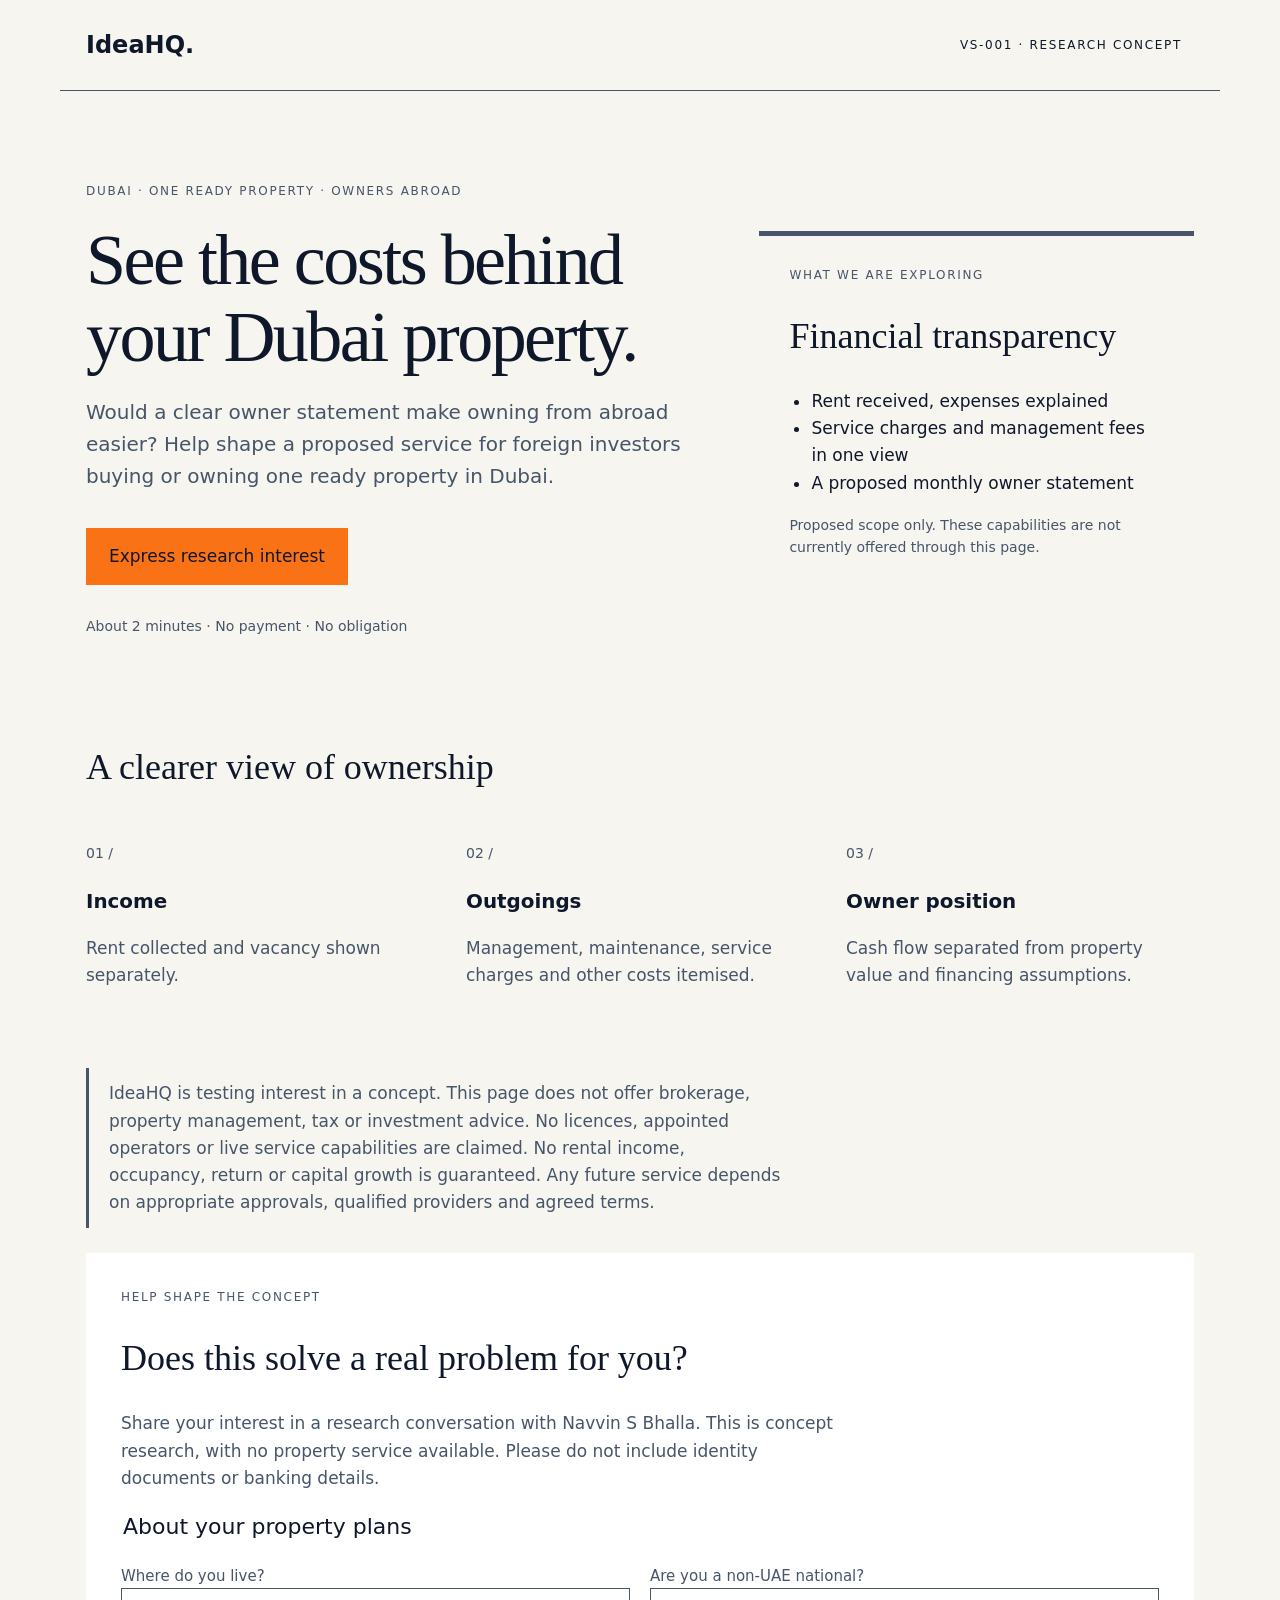
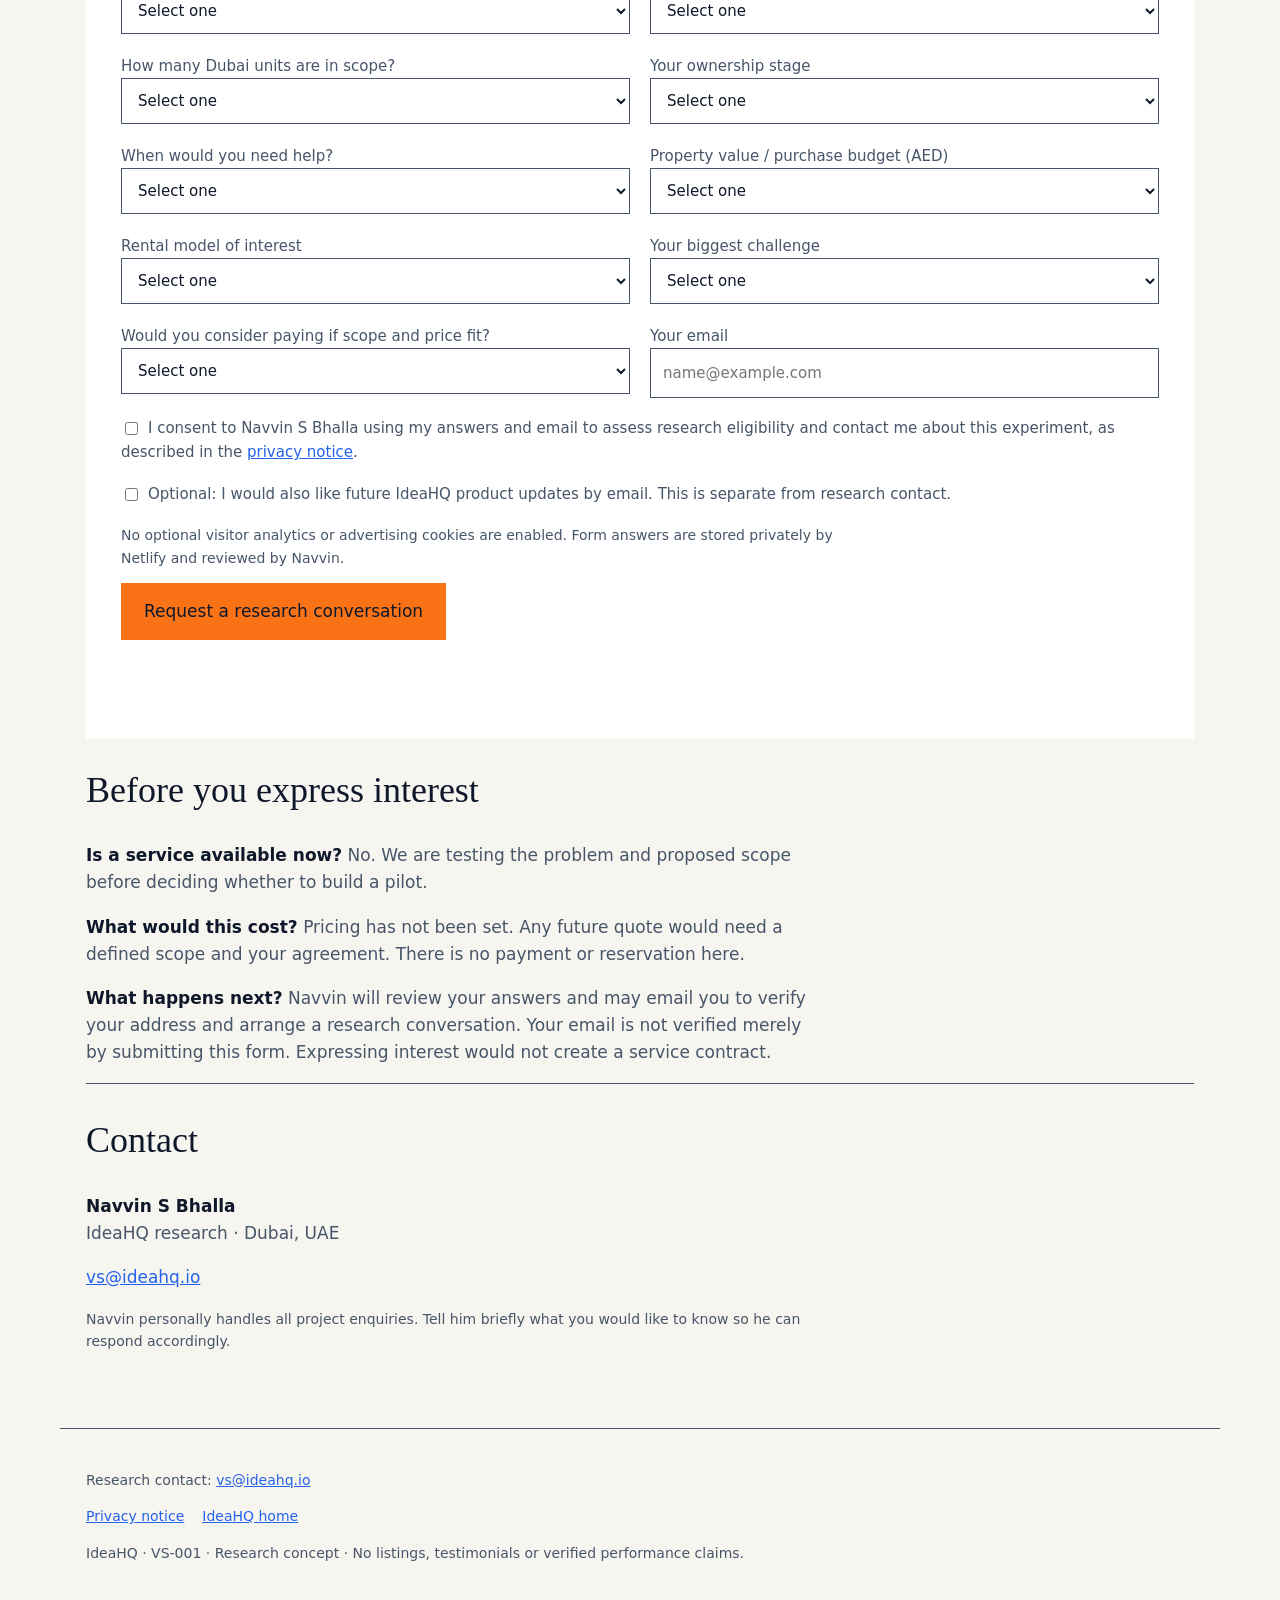
<file: site/property-finance/index.html>
<!doctype html><html lang="en"><head><meta charset="utf-8"><meta name="viewport" content="width=device-width, initial-scale=1"><meta name="robots" content="noindex,nofollow"><title>IdeaHQ — Financial transparency | Research concept</title><meta name="description" content="Research concept for foreign investors in one ready Dubai property. No service is available through this draft."><link rel="stylesheet" href="../styles.css"></head><body data-variant="finance"><header><a class="brand" href="../index.html">IdeaHQ<span class="brand-dot">.</span></a><span class="badge">VS-001 · Research concept</span></header><main><section class="hero"><div><div class="eyebrow">Dubai · One ready property · Owners abroad</div><h1>See the costs behind your Dubai property.</h1><p class="intro">Would a clear owner statement make owning from abroad easier? Help shape a proposed service for foreign investors buying or owning one ready property in Dubai.</p><a class="button" href="#interest">Express research interest</a><p class="small">About 2 minutes · No payment · No obligation</p></div><aside class="panel"><div class="eyebrow">What we are exploring</div><h2>Financial transparency</h2><ul><li>Rent received, expenses explained</li><li>Service charges and management fees in one view</li><li>A proposed monthly owner statement</li></ul><p class="small">Proposed scope only. These capabilities are not currently offered through this page.</p></aside></section><section><h2>A clearer view of ownership</h2><div class="steps"><article><span class="number">01 /</span><h3>Income</h3><p>Rent collected and vacancy shown separately.</p></article><article><span class="number">02 /</span><h3>Outgoings</h3><p>Management, maintenance, service charges and other costs itemised.</p></article><article><span class="number">03 /</span><h3>Owner position</h3><p>Cash flow separated from property value and financing assumptions.</p></article></div></section><p class="notice">IdeaHQ is testing interest in a concept. This page does not offer brokerage, property management, tax or investment advice. No licences, appointed operators or live service capabilities are claimed. No rental income, occupancy, return or capital growth is guaranteed. Any future service depends on appropriate approvals, qualified providers and agreed terms.</p><section class="formwrap" id="interest"><div class="eyebrow">Help shape the concept</div><h2>Does this solve a real problem for you?</h2><p>Share your interest in a research conversation with Navvin S Bhalla. This is concept research, with no property service available. Please do not include identity documents or banking details.</p><form name="ihq-finance" method="POST" action="/thank-you" data-netlify="true" netlify-honeypot="bot-field"><input type="hidden" name="form-name" value="ihq-finance"><input type="hidden" name="experiment_id" value="VS-001"><input type="hidden" name="variant" value="finance"><input type="hidden" name="subject" value="[VS-001 | Verified Stays] Research enquiry — %{formName}"><input type="hidden" name="notice_version" value="2026-10-18-v2"><input type="hidden" name="source_code" value="direct"><p hidden><label>Leave empty<input name="bot-field" tabindex="-1" autocomplete="off"></label></p><fieldset><legend>About your property plans</legend><div class="grid"><label>Where do you live?<select name="residence" required><option value="">Select one</option><option>Outside the UAE</option><option>In the UAE</option></select></label><label>Are you a non-UAE national?<select name="citizenship" required><option value="">Select one</option><option>Yes</option><option>No</option><option>Prefer not to say</option></select></label><label>How many Dubai units are in scope?<select name="units" required><option value="">Select one</option><option>One ready unit</option><option>More than one unit</option><option>Off-plan only</option><option>Still exploring</option></select></label><label>Your ownership stage<select name="stage" required><option value="">Select one</option><option>Already own a ready unit</option><option>Buying a ready unit</option><option>Exploring a ready purchase</option></select></label><label>When would you need help?<select name="timeline" required><option value="">Select one</option><option>Within 3 months</option><option>3–6 months</option><option>More than 6 months</option><option>Unsure</option></select></label><label>Property value / purchase budget (AED)<select name="budget" required><option value="">Select one</option><option>Below 750,000</option><option>750,000–1,499,999</option><option>1,500,000–2,999,999</option><option>3,000,000 or more</option><option>Prefer not to say</option></select></label><label>Rental model of interest<select name="model" required><option value="">Select one</option><option>Long-term rental</option><option>Holiday home / short stay</option><option>Compare both</option><option>Unsure</option></select></label><label>Your biggest challenge<select name="pain" required><option value="">Select one</option><option>Understanding true costs</option><option>Managing from abroad</option><option>Assessing net rental income</option><option>Something else</option></select></label><label>Would you consider paying if scope and price fit?<select name="price" required><option value="">Select one</option><option>Yes, discuss scope and price</option><option>Maybe, need more detail</option><option>No, only interested in free information</option></select></label><div class="detail-field" id="detail-field"><label for="request-details">What would you like more detail about?</label><p class="small" id="details-help">A short note will help Navvin tailor his reply (up to 500 characters). Please avoid property addresses, identity documents or bank details.</p><textarea id="request-details" name="request_details" rows="3" maxlength="500" aria-describedby="details-help" placeholder="For example: how spending approvals would work, or which costs a report would include."></textarea></div><label>Your email<input name="email" type="email" autocomplete="off" required maxlength="254" placeholder="name@example.com"></label></div></fieldset><label class="check"><input type="checkbox" required name="research_consent">I consent to Navvin S Bhalla using my answers and email to assess research eligibility and contact me about this experiment, as described in the <a href="../privacy.html">privacy notice</a>.</label><label class="check"><input type="checkbox" name="updates">Optional: I would also like future IdeaHQ product updates by email. This is separate from research contact.</label><p class="small">No optional visitor analytics or advertising cookies are enabled. Form answers are stored privately by Netlify and reviewed by Navvin.</p><button type="submit">Request a research conversation</button><p id="result" role="status" aria-live="polite"></p></form></section><section><h2>Before you express interest</h2><p><strong>Is a service available now?</strong> No. We are testing the problem and proposed scope before deciding whether to build a pilot.</p><p><strong>What would this cost?</strong> Pricing has not been set. Any future quote would need a defined scope and your agreement. There is no payment or reservation here.</p><p><strong>What happens next?</strong> Navvin will review your answers and may email you to verify your address and arrange a research conversation. Your email is not verified merely by submitting this form. Expressing interest would not create a service contract.</p></section><section class="contact-info" id="contact"><h2>Contact</h2><p><strong>Navvin S Bhalla</strong><br>IdeaHQ research · Dubai, UAE</p><p><a href="mailto:vs@ideahq.io?subject=%5BVS-001%20%7C%20Verified%20Stays%5D%20Enquiry">vs@ideahq.io</a></p><p class="small">Navvin personally handles all project enquiries. Tell him briefly what you would like to know so he can respond accordingly.</p></section></main><footer><p>Research contact: <a href="mailto:vs@ideahq.io?subject=%5BVS-001%20%7C%20Verified%20Stays%5D%20Enquiry">vs@ideahq.io</a></p><nav><a href="../privacy.html">Privacy notice</a><a href="../index.html">IdeaHQ home</a></nav><p>IdeaHQ · VS-001 · Research concept · No listings, testimonials or verified performance claims.</p></footer><script src="../app.js"></script></body></html>
</file>
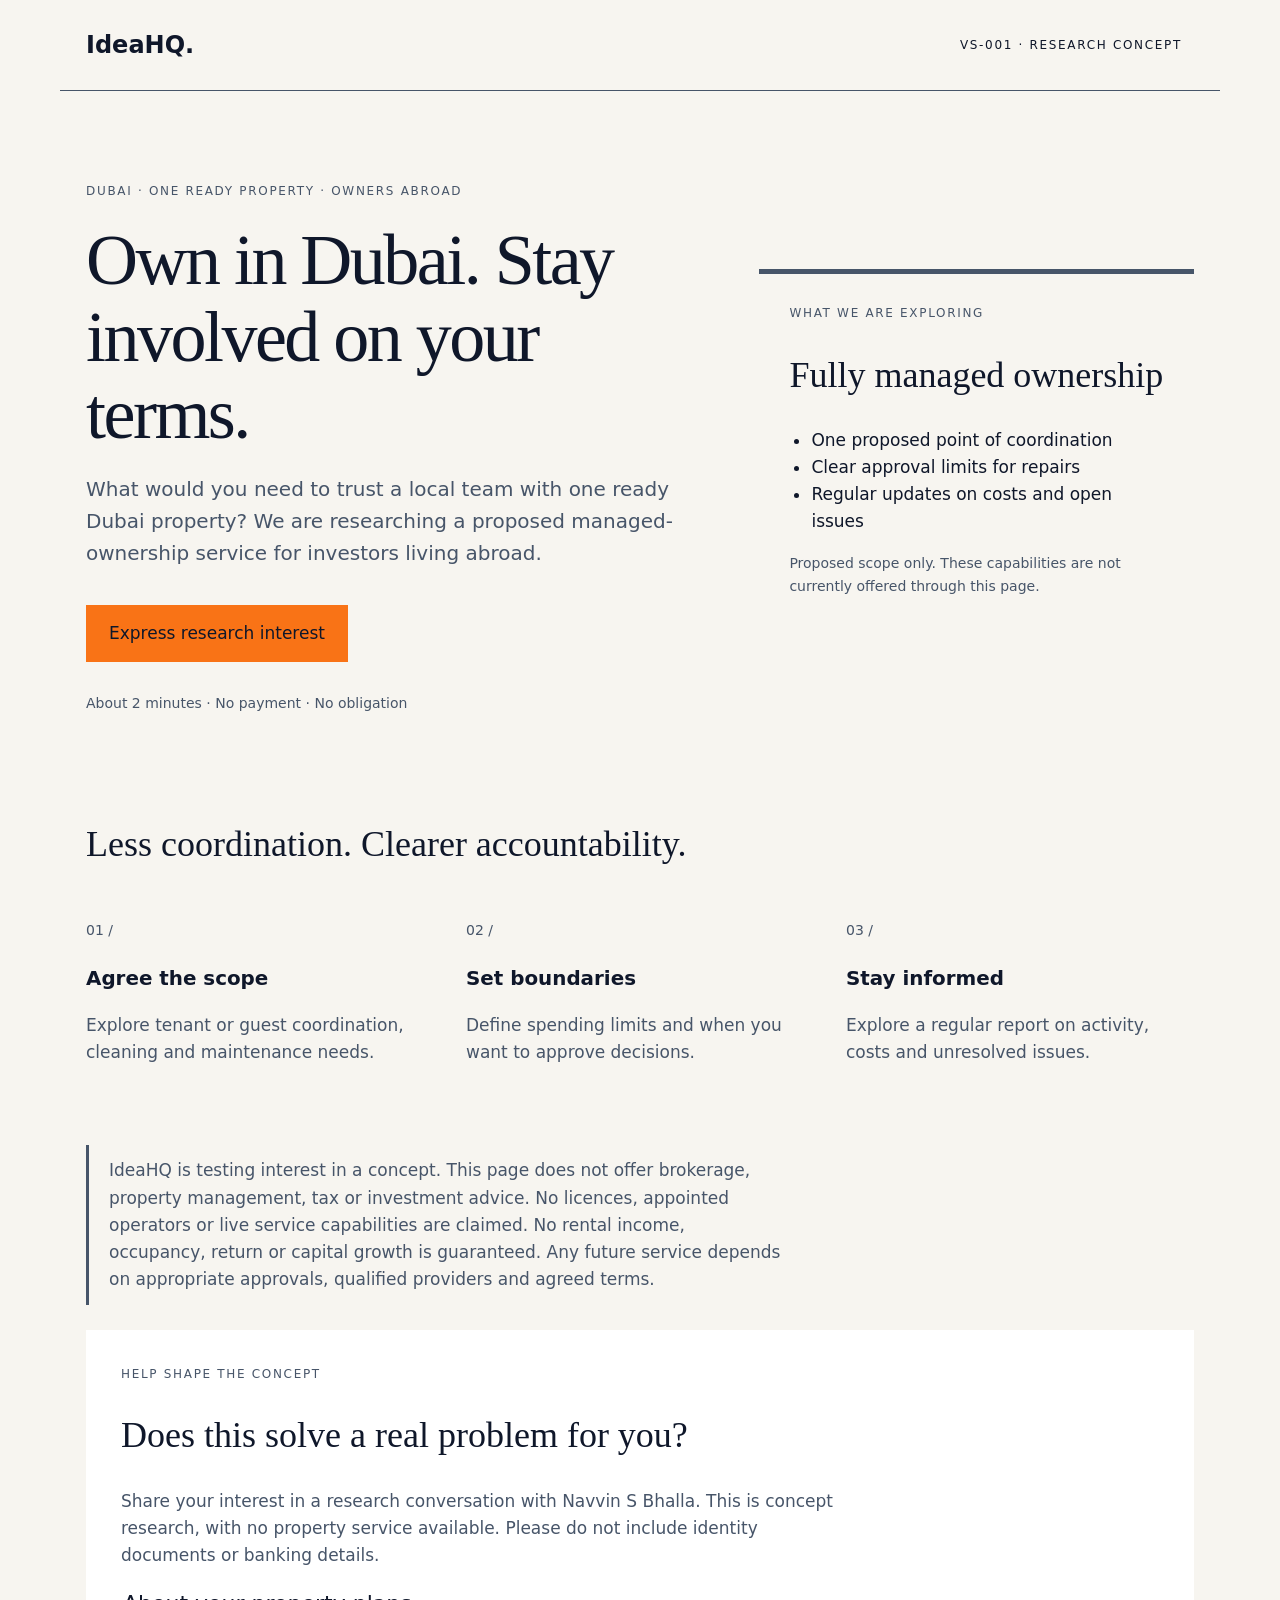
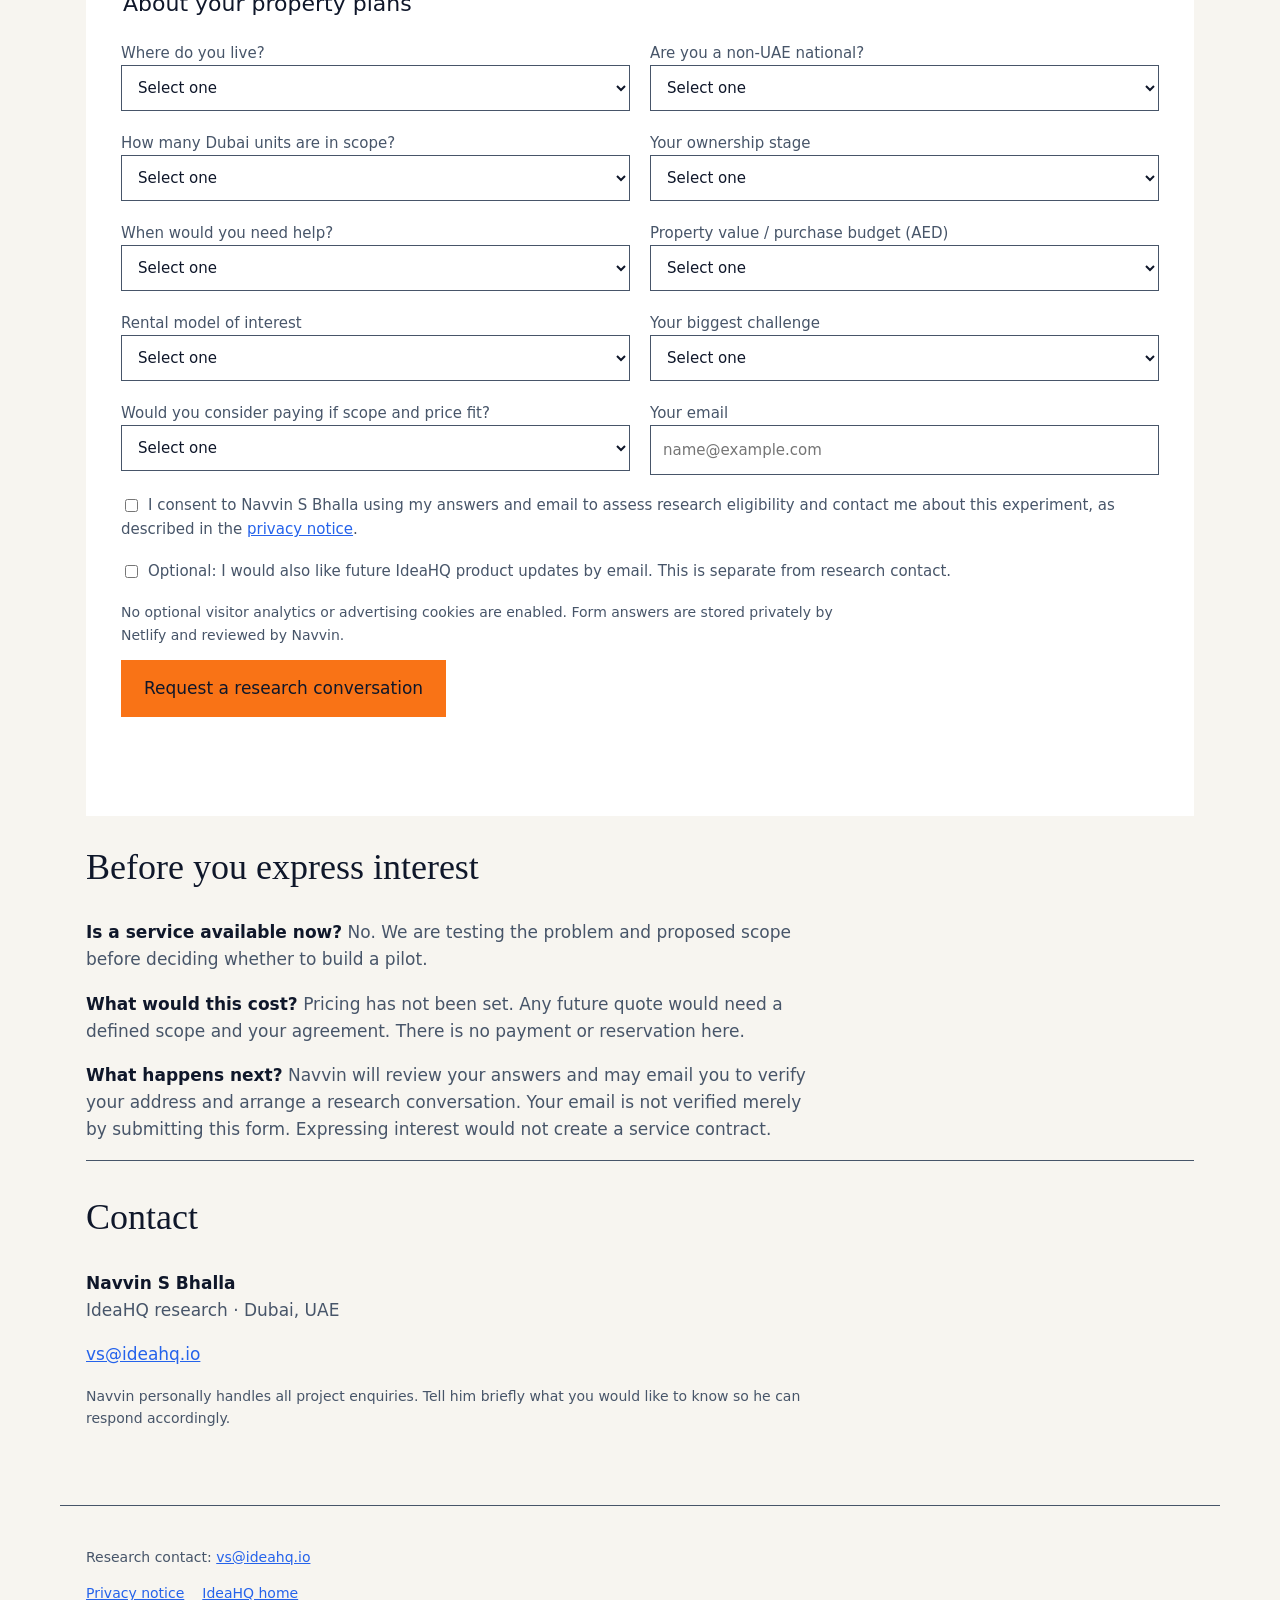
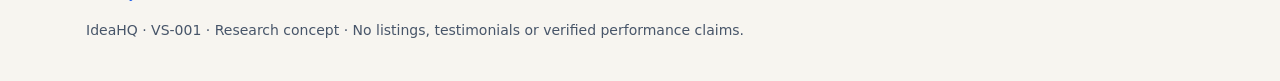
<file: site/property-managed/index.html>
<!doctype html><html lang="en"><head><meta charset="utf-8"><meta name="viewport" content="width=device-width, initial-scale=1"><meta name="robots" content="noindex,nofollow"><title>IdeaHQ — Fully managed ownership | Research concept</title><meta name="description" content="Research concept for foreign investors in one ready Dubai property. No service is available through this draft."><link rel="stylesheet" href="../styles.css"></head><body data-variant="managed"><header><a class="brand" href="../index.html">IdeaHQ<span class="brand-dot">.</span></a><span class="badge">VS-001 · Research concept</span></header><main><section class="hero"><div><div class="eyebrow">Dubai · One ready property · Owners abroad</div><h1>Own in Dubai. Stay involved on your terms.</h1><p class="intro">What would you need to trust a local team with one ready Dubai property? We are researching a proposed managed-ownership service for investors living abroad.</p><a class="button" href="#interest">Express research interest</a><p class="small">About 2 minutes · No payment · No obligation</p></div><aside class="panel"><div class="eyebrow">What we are exploring</div><h2>Fully managed ownership</h2><ul><li>One proposed point of coordination</li><li>Clear approval limits for repairs</li><li>Regular updates on costs and open issues</li></ul><p class="small">Proposed scope only. These capabilities are not currently offered through this page.</p></aside></section><section><h2>Less coordination. Clearer accountability.</h2><div class="steps"><article><span class="number">01 /</span><h3>Agree the scope</h3><p>Explore tenant or guest coordination, cleaning and maintenance needs.</p></article><article><span class="number">02 /</span><h3>Set boundaries</h3><p>Define spending limits and when you want to approve decisions.</p></article><article><span class="number">03 /</span><h3>Stay informed</h3><p>Explore a regular report on activity, costs and unresolved issues.</p></article></div></section><p class="notice">IdeaHQ is testing interest in a concept. This page does not offer brokerage, property management, tax or investment advice. No licences, appointed operators or live service capabilities are claimed. No rental income, occupancy, return or capital growth is guaranteed. Any future service depends on appropriate approvals, qualified providers and agreed terms.</p><section class="formwrap" id="interest"><div class="eyebrow">Help shape the concept</div><h2>Does this solve a real problem for you?</h2><p>Share your interest in a research conversation with Navvin S Bhalla. This is concept research, with no property service available. Please do not include identity documents or banking details.</p><form name="ihq-managed" method="POST" action="/thank-you" data-netlify="true" netlify-honeypot="bot-field"><input type="hidden" name="form-name" value="ihq-managed"><input type="hidden" name="experiment_id" value="VS-001"><input type="hidden" name="variant" value="managed"><input type="hidden" name="subject" value="[VS-001 | Verified Stays] Research enquiry — %{formName}"><input type="hidden" name="notice_version" value="2026-10-18-v2"><input type="hidden" name="source_code" value="direct"><p hidden><label>Leave empty<input name="bot-field" tabindex="-1" autocomplete="off"></label></p><fieldset><legend>About your property plans</legend><div class="grid"><label>Where do you live?<select name="residence" required><option value="">Select one</option><option>Outside the UAE</option><option>In the UAE</option></select></label><label>Are you a non-UAE national?<select name="citizenship" required><option value="">Select one</option><option>Yes</option><option>No</option><option>Prefer not to say</option></select></label><label>How many Dubai units are in scope?<select name="units" required><option value="">Select one</option><option>One ready unit</option><option>More than one unit</option><option>Off-plan only</option><option>Still exploring</option></select></label><label>Your ownership stage<select name="stage" required><option value="">Select one</option><option>Already own a ready unit</option><option>Buying a ready unit</option><option>Exploring a ready purchase</option></select></label><label>When would you need help?<select name="timeline" required><option value="">Select one</option><option>Within 3 months</option><option>3–6 months</option><option>More than 6 months</option><option>Unsure</option></select></label><label>Property value / purchase budget (AED)<select name="budget" required><option value="">Select one</option><option>Below 750,000</option><option>750,000–1,499,999</option><option>1,500,000–2,999,999</option><option>3,000,000 or more</option><option>Prefer not to say</option></select></label><label>Rental model of interest<select name="model" required><option value="">Select one</option><option>Long-term rental</option><option>Holiday home / short stay</option><option>Compare both</option><option>Unsure</option></select></label><label>Your biggest challenge<select name="pain" required><option value="">Select one</option><option>Understanding true costs</option><option>Managing from abroad</option><option>Assessing net rental income</option><option>Something else</option></select></label><label>Would you consider paying if scope and price fit?<select name="price" required><option value="">Select one</option><option>Yes, discuss scope and price</option><option>Maybe, need more detail</option><option>No, only interested in free information</option></select></label><div class="detail-field" id="detail-field"><label for="request-details">What would you like more detail about?</label><p class="small" id="details-help">A short note will help Navvin tailor his reply (up to 500 characters). Please avoid property addresses, identity documents or bank details.</p><textarea id="request-details" name="request_details" rows="3" maxlength="500" aria-describedby="details-help" placeholder="For example: how spending approvals would work, or which costs a report would include."></textarea></div><label>Your email<input name="email" type="email" autocomplete="off" required maxlength="254" placeholder="name@example.com"></label></div></fieldset><label class="check"><input type="checkbox" required name="research_consent">I consent to Navvin S Bhalla using my answers and email to assess research eligibility and contact me about this experiment, as described in the <a href="../privacy.html">privacy notice</a>.</label><label class="check"><input type="checkbox" name="updates">Optional: I would also like future IdeaHQ product updates by email. This is separate from research contact.</label><p class="small">No optional visitor analytics or advertising cookies are enabled. Form answers are stored privately by Netlify and reviewed by Navvin.</p><button type="submit">Request a research conversation</button><p id="result" role="status" aria-live="polite"></p></form></section><section><h2>Before you express interest</h2><p><strong>Is a service available now?</strong> No. We are testing the problem and proposed scope before deciding whether to build a pilot.</p><p><strong>What would this cost?</strong> Pricing has not been set. Any future quote would need a defined scope and your agreement. There is no payment or reservation here.</p><p><strong>What happens next?</strong> Navvin will review your answers and may email you to verify your address and arrange a research conversation. Your email is not verified merely by submitting this form. Expressing interest would not create a service contract.</p></section><section class="contact-info" id="contact"><h2>Contact</h2><p><strong>Navvin S Bhalla</strong><br>IdeaHQ research · Dubai, UAE</p><p><a href="mailto:vs@ideahq.io?subject=%5BVS-001%20%7C%20Verified%20Stays%5D%20Enquiry">vs@ideahq.io</a></p><p class="small">Navvin personally handles all project enquiries. Tell him briefly what you would like to know so he can respond accordingly.</p></section></main><footer><p>Research contact: <a href="mailto:vs@ideahq.io?subject=%5BVS-001%20%7C%20Verified%20Stays%5D%20Enquiry">vs@ideahq.io</a></p><nav><a href="../privacy.html">Privacy notice</a><a href="../index.html">IdeaHQ home</a></nav><p>IdeaHQ · VS-001 · Research concept · No listings, testimonials or verified performance claims.</p></footer><script src="../app.js"></script></body></html>
</file>
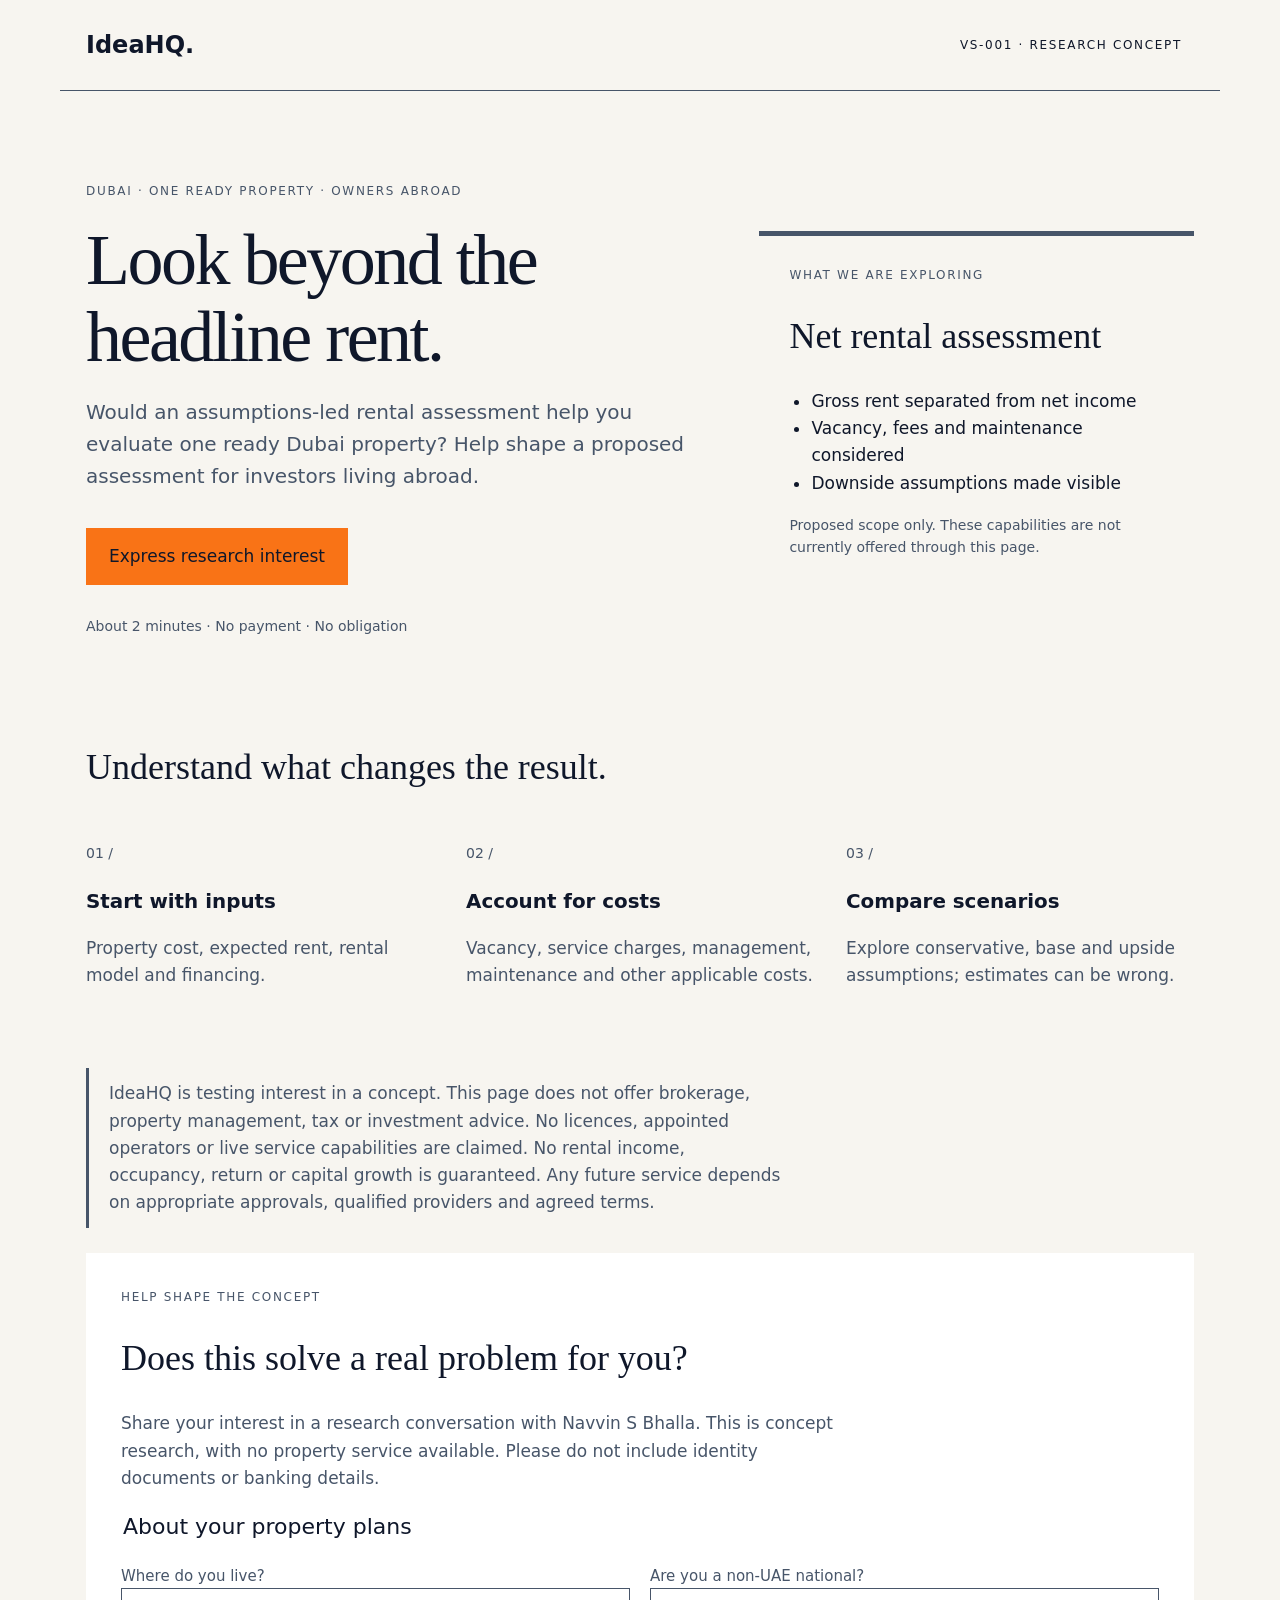
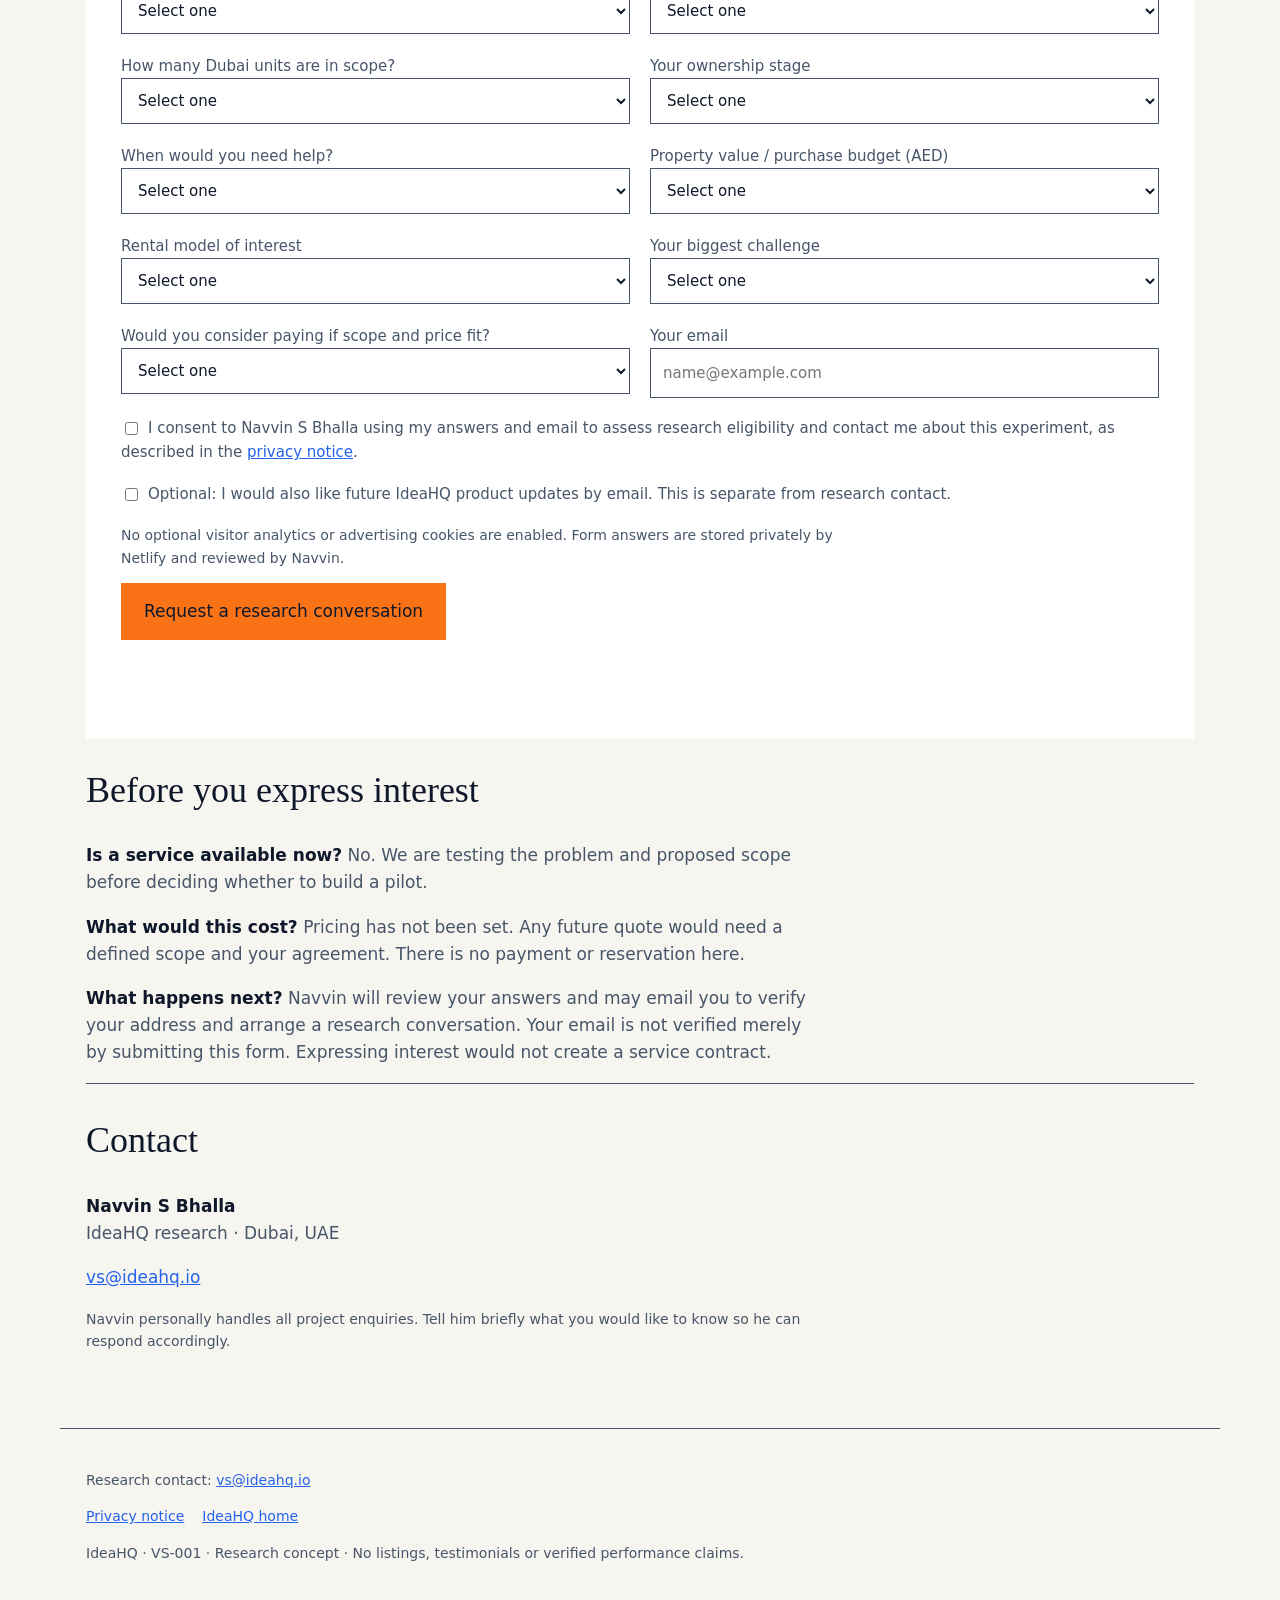
<file: site/property-yield/index.html>
<!doctype html><html lang="en"><head><meta charset="utf-8"><meta name="viewport" content="width=device-width, initial-scale=1"><meta name="robots" content="noindex,nofollow"><title>IdeaHQ — Net rental assessment | Research concept</title><meta name="description" content="Research concept for foreign investors in one ready Dubai property. No service is available through this draft."><link rel="stylesheet" href="../styles.css"></head><body data-variant="yield"><header><a class="brand" href="../index.html">IdeaHQ<span class="brand-dot">.</span></a><span class="badge">VS-001 · Research concept</span></header><main><section class="hero"><div><div class="eyebrow">Dubai · One ready property · Owners abroad</div><h1>Look beyond the headline rent.</h1><p class="intro">Would an assumptions-led rental assessment help you evaluate one ready Dubai property? Help shape a proposed assessment for investors living abroad.</p><a class="button" href="#interest">Express research interest</a><p class="small">About 2 minutes · No payment · No obligation</p></div><aside class="panel"><div class="eyebrow">What we are exploring</div><h2>Net rental assessment</h2><ul><li>Gross rent separated from net income</li><li>Vacancy, fees and maintenance considered</li><li>Downside assumptions made visible</li></ul><p class="small">Proposed scope only. These capabilities are not currently offered through this page.</p></aside></section><section><h2>Understand what changes the result.</h2><div class="steps"><article><span class="number">01 /</span><h3>Start with inputs</h3><p>Property cost, expected rent, rental model and financing.</p></article><article><span class="number">02 /</span><h3>Account for costs</h3><p>Vacancy, service charges, management, maintenance and other applicable costs.</p></article><article><span class="number">03 /</span><h3>Compare scenarios</h3><p>Explore conservative, base and upside assumptions; estimates can be wrong.</p></article></div></section><p class="notice">IdeaHQ is testing interest in a concept. This page does not offer brokerage, property management, tax or investment advice. No licences, appointed operators or live service capabilities are claimed. No rental income, occupancy, return or capital growth is guaranteed. Any future service depends on appropriate approvals, qualified providers and agreed terms.</p><section class="formwrap" id="interest"><div class="eyebrow">Help shape the concept</div><h2>Does this solve a real problem for you?</h2><p>Share your interest in a research conversation with Navvin S Bhalla. This is concept research, with no property service available. Please do not include identity documents or banking details.</p><form name="ihq-yield" method="POST" action="/thank-you" data-netlify="true" netlify-honeypot="bot-field"><input type="hidden" name="form-name" value="ihq-yield"><input type="hidden" name="experiment_id" value="VS-001"><input type="hidden" name="variant" value="yield"><input type="hidden" name="subject" value="[VS-001 | Verified Stays] Research enquiry — %{formName}"><input type="hidden" name="notice_version" value="2026-10-18-v2"><input type="hidden" name="source_code" value="direct"><p hidden><label>Leave empty<input name="bot-field" tabindex="-1" autocomplete="off"></label></p><fieldset><legend>About your property plans</legend><div class="grid"><label>Where do you live?<select name="residence" required><option value="">Select one</option><option>Outside the UAE</option><option>In the UAE</option></select></label><label>Are you a non-UAE national?<select name="citizenship" required><option value="">Select one</option><option>Yes</option><option>No</option><option>Prefer not to say</option></select></label><label>How many Dubai units are in scope?<select name="units" required><option value="">Select one</option><option>One ready unit</option><option>More than one unit</option><option>Off-plan only</option><option>Still exploring</option></select></label><label>Your ownership stage<select name="stage" required><option value="">Select one</option><option>Already own a ready unit</option><option>Buying a ready unit</option><option>Exploring a ready purchase</option></select></label><label>When would you need help?<select name="timeline" required><option value="">Select one</option><option>Within 3 months</option><option>3–6 months</option><option>More than 6 months</option><option>Unsure</option></select></label><label>Property value / purchase budget (AED)<select name="budget" required><option value="">Select one</option><option>Below 750,000</option><option>750,000–1,499,999</option><option>1,500,000–2,999,999</option><option>3,000,000 or more</option><option>Prefer not to say</option></select></label><label>Rental model of interest<select name="model" required><option value="">Select one</option><option>Long-term rental</option><option>Holiday home / short stay</option><option>Compare both</option><option>Unsure</option></select></label><label>Your biggest challenge<select name="pain" required><option value="">Select one</option><option>Understanding true costs</option><option>Managing from abroad</option><option>Assessing net rental income</option><option>Something else</option></select></label><label>Would you consider paying if scope and price fit?<select name="price" required><option value="">Select one</option><option>Yes, discuss scope and price</option><option>Maybe, need more detail</option><option>No, only interested in free information</option></select></label><div class="detail-field" id="detail-field"><label for="request-details">What would you like more detail about?</label><p class="small" id="details-help">A short note will help Navvin tailor his reply (up to 500 characters). Please avoid property addresses, identity documents or bank details.</p><textarea id="request-details" name="request_details" rows="3" maxlength="500" aria-describedby="details-help" placeholder="For example: how spending approvals would work, or which costs a report would include."></textarea></div><label>Your email<input name="email" type="email" autocomplete="off" required maxlength="254" placeholder="name@example.com"></label></div></fieldset><label class="check"><input type="checkbox" required name="research_consent">I consent to Navvin S Bhalla using my answers and email to assess research eligibility and contact me about this experiment, as described in the <a href="../privacy.html">privacy notice</a>.</label><label class="check"><input type="checkbox" name="updates">Optional: I would also like future IdeaHQ product updates by email. This is separate from research contact.</label><p class="small">No optional visitor analytics or advertising cookies are enabled. Form answers are stored privately by Netlify and reviewed by Navvin.</p><button type="submit">Request a research conversation</button><p id="result" role="status" aria-live="polite"></p></form></section><section><h2>Before you express interest</h2><p><strong>Is a service available now?</strong> No. We are testing the problem and proposed scope before deciding whether to build a pilot.</p><p><strong>What would this cost?</strong> Pricing has not been set. Any future quote would need a defined scope and your agreement. There is no payment or reservation here.</p><p><strong>What happens next?</strong> Navvin will review your answers and may email you to verify your address and arrange a research conversation. Your email is not verified merely by submitting this form. Expressing interest would not create a service contract.</p></section><section class="contact-info" id="contact"><h2>Contact</h2><p><strong>Navvin S Bhalla</strong><br>IdeaHQ research · Dubai, UAE</p><p><a href="mailto:vs@ideahq.io?subject=%5BVS-001%20%7C%20Verified%20Stays%5D%20Enquiry">vs@ideahq.io</a></p><p class="small">Navvin personally handles all project enquiries. Tell him briefly what you would like to know so he can respond accordingly.</p></section></main><footer><p>Research contact: <a href="mailto:vs@ideahq.io?subject=%5BVS-001%20%7C%20Verified%20Stays%5D%20Enquiry">vs@ideahq.io</a></p><nav><a href="../privacy.html">Privacy notice</a><a href="../index.html">IdeaHQ home</a></nav><p>IdeaHQ · VS-001 · Research concept · No listings, testimonials or verified performance claims.</p></footer><script src="../app.js"></script></body></html>
</file>
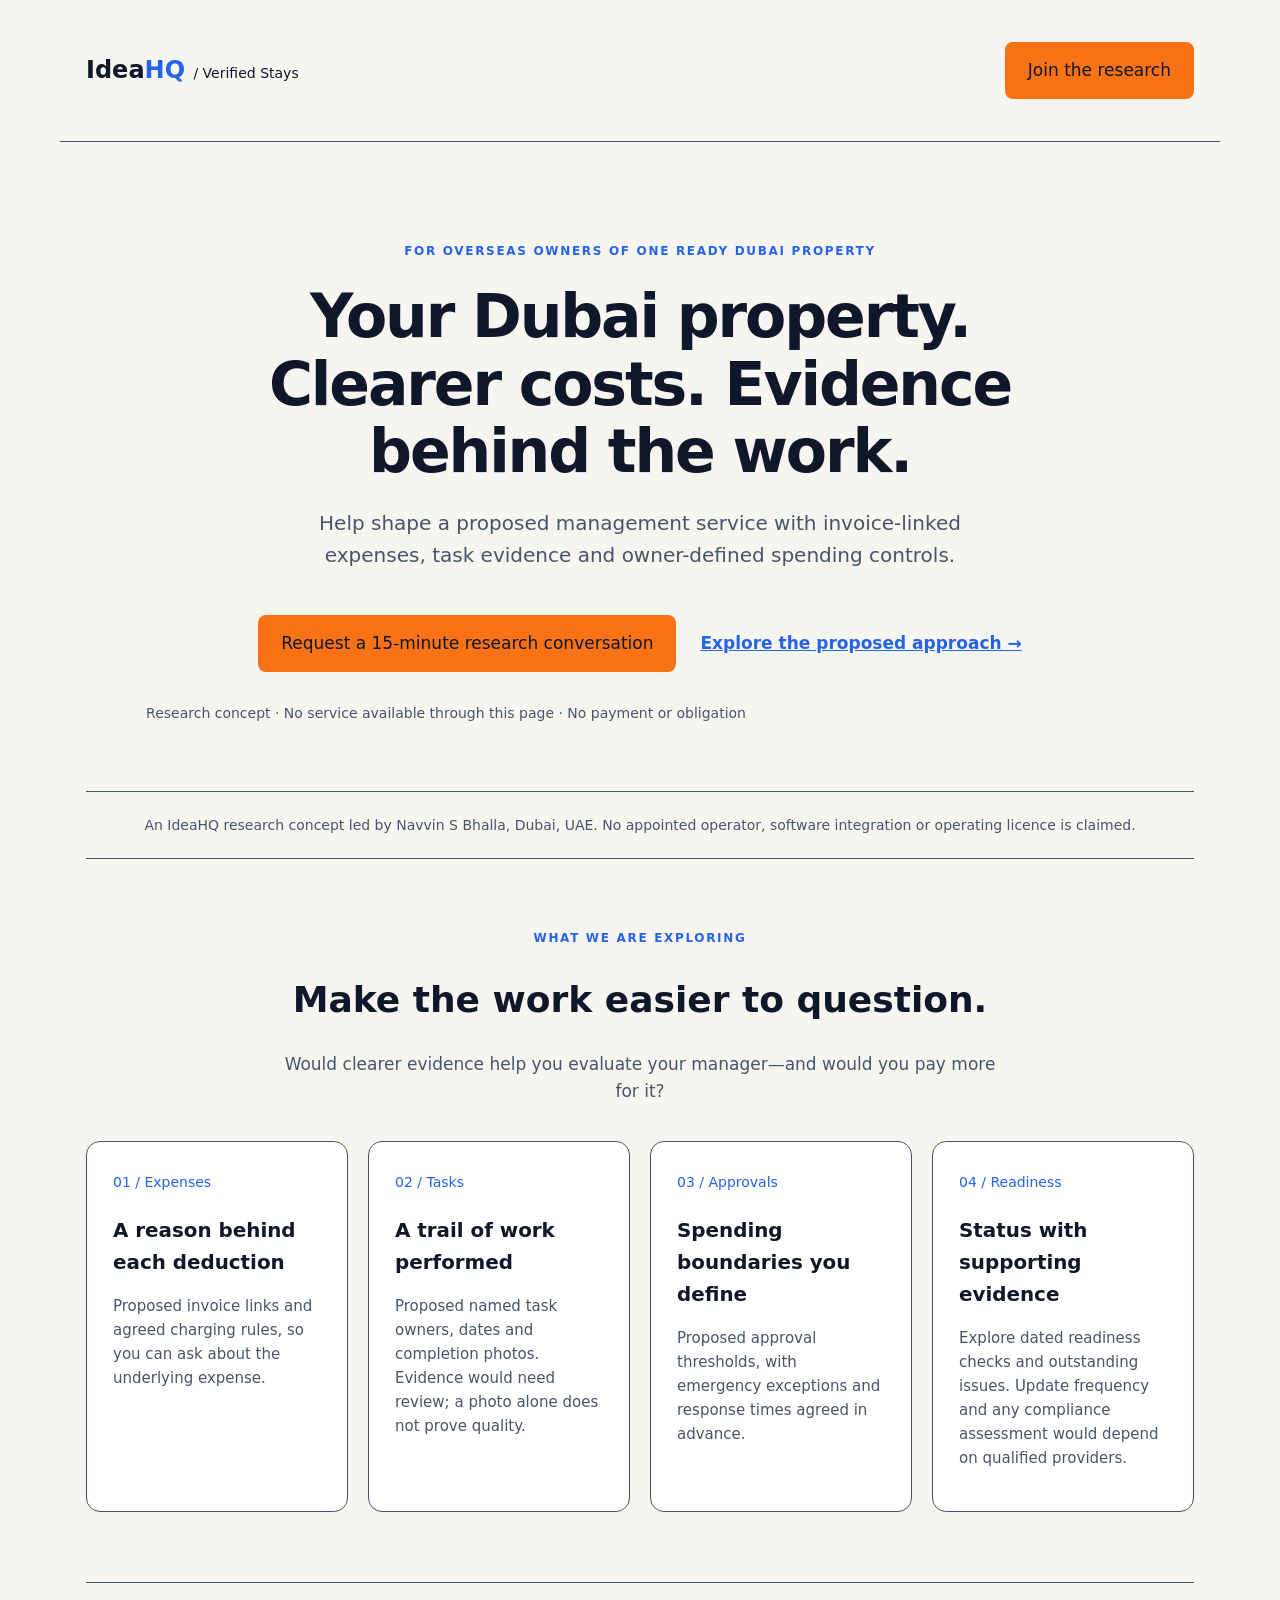
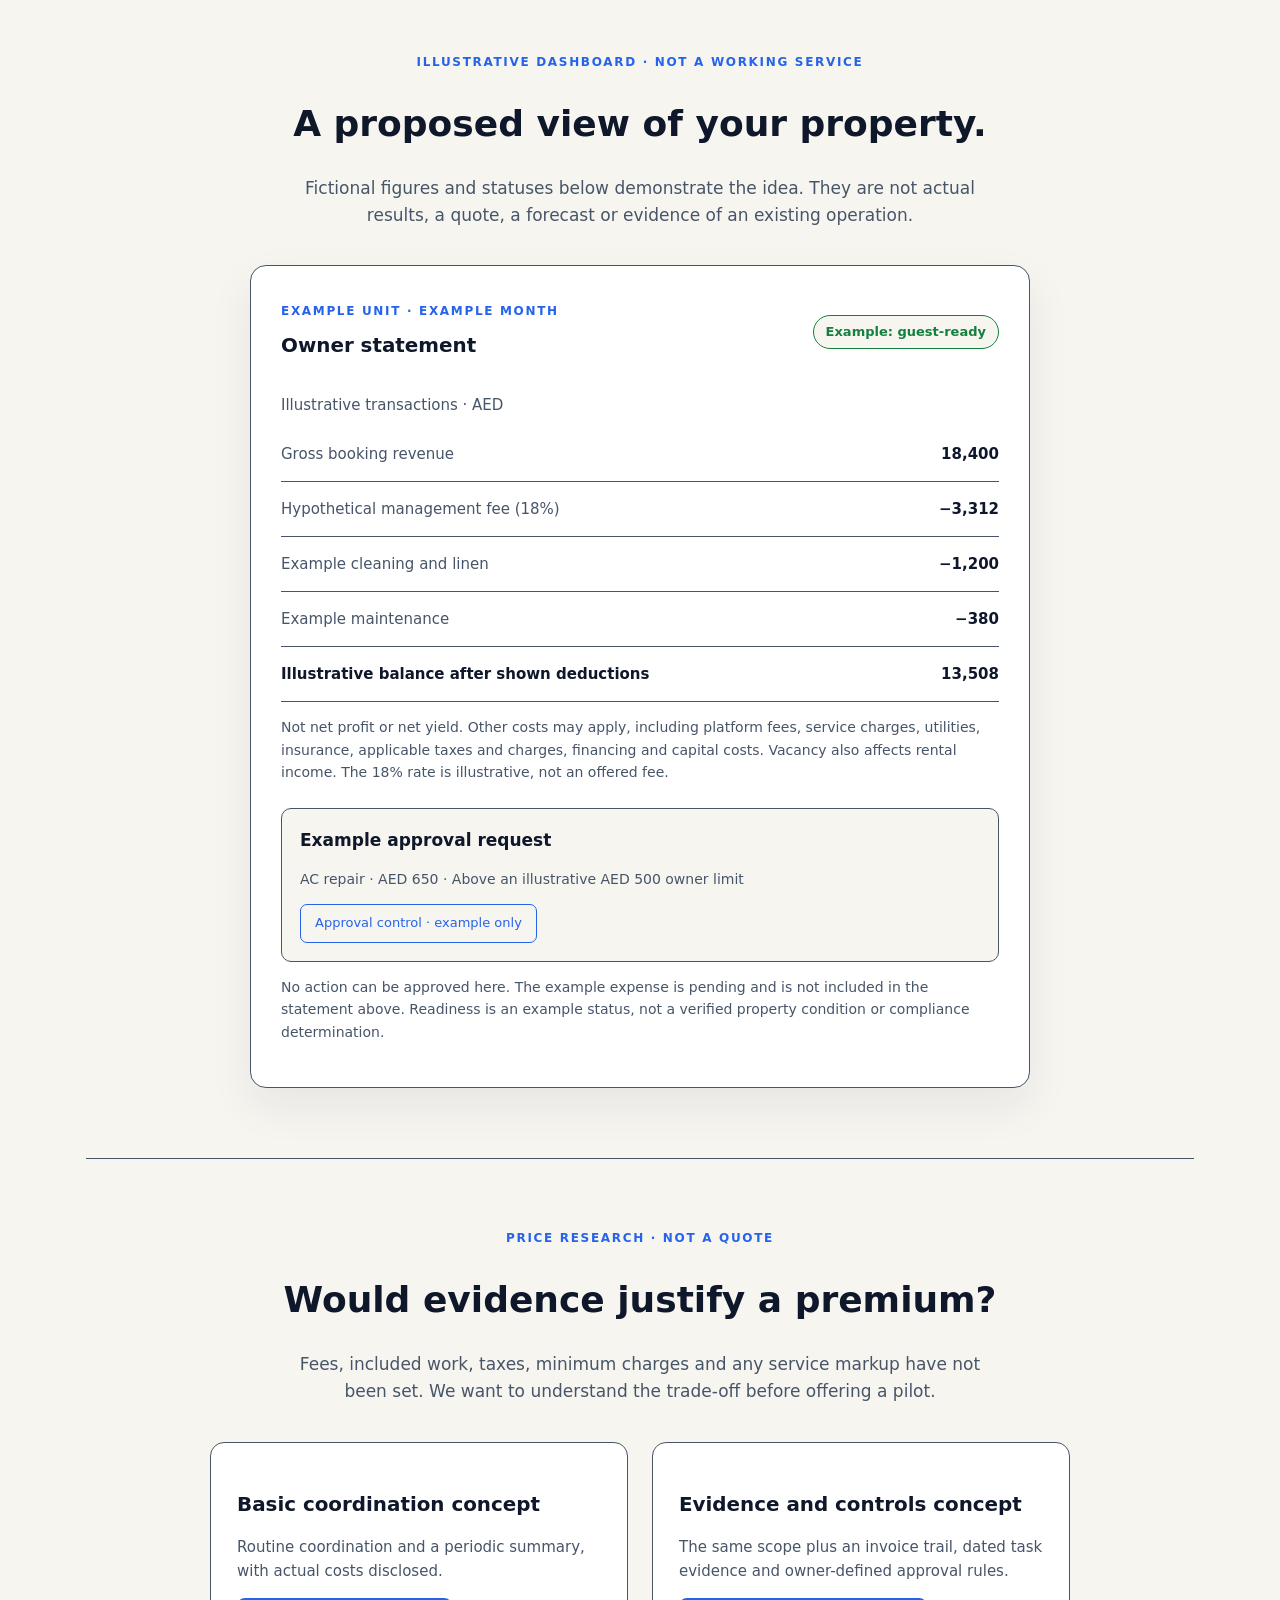
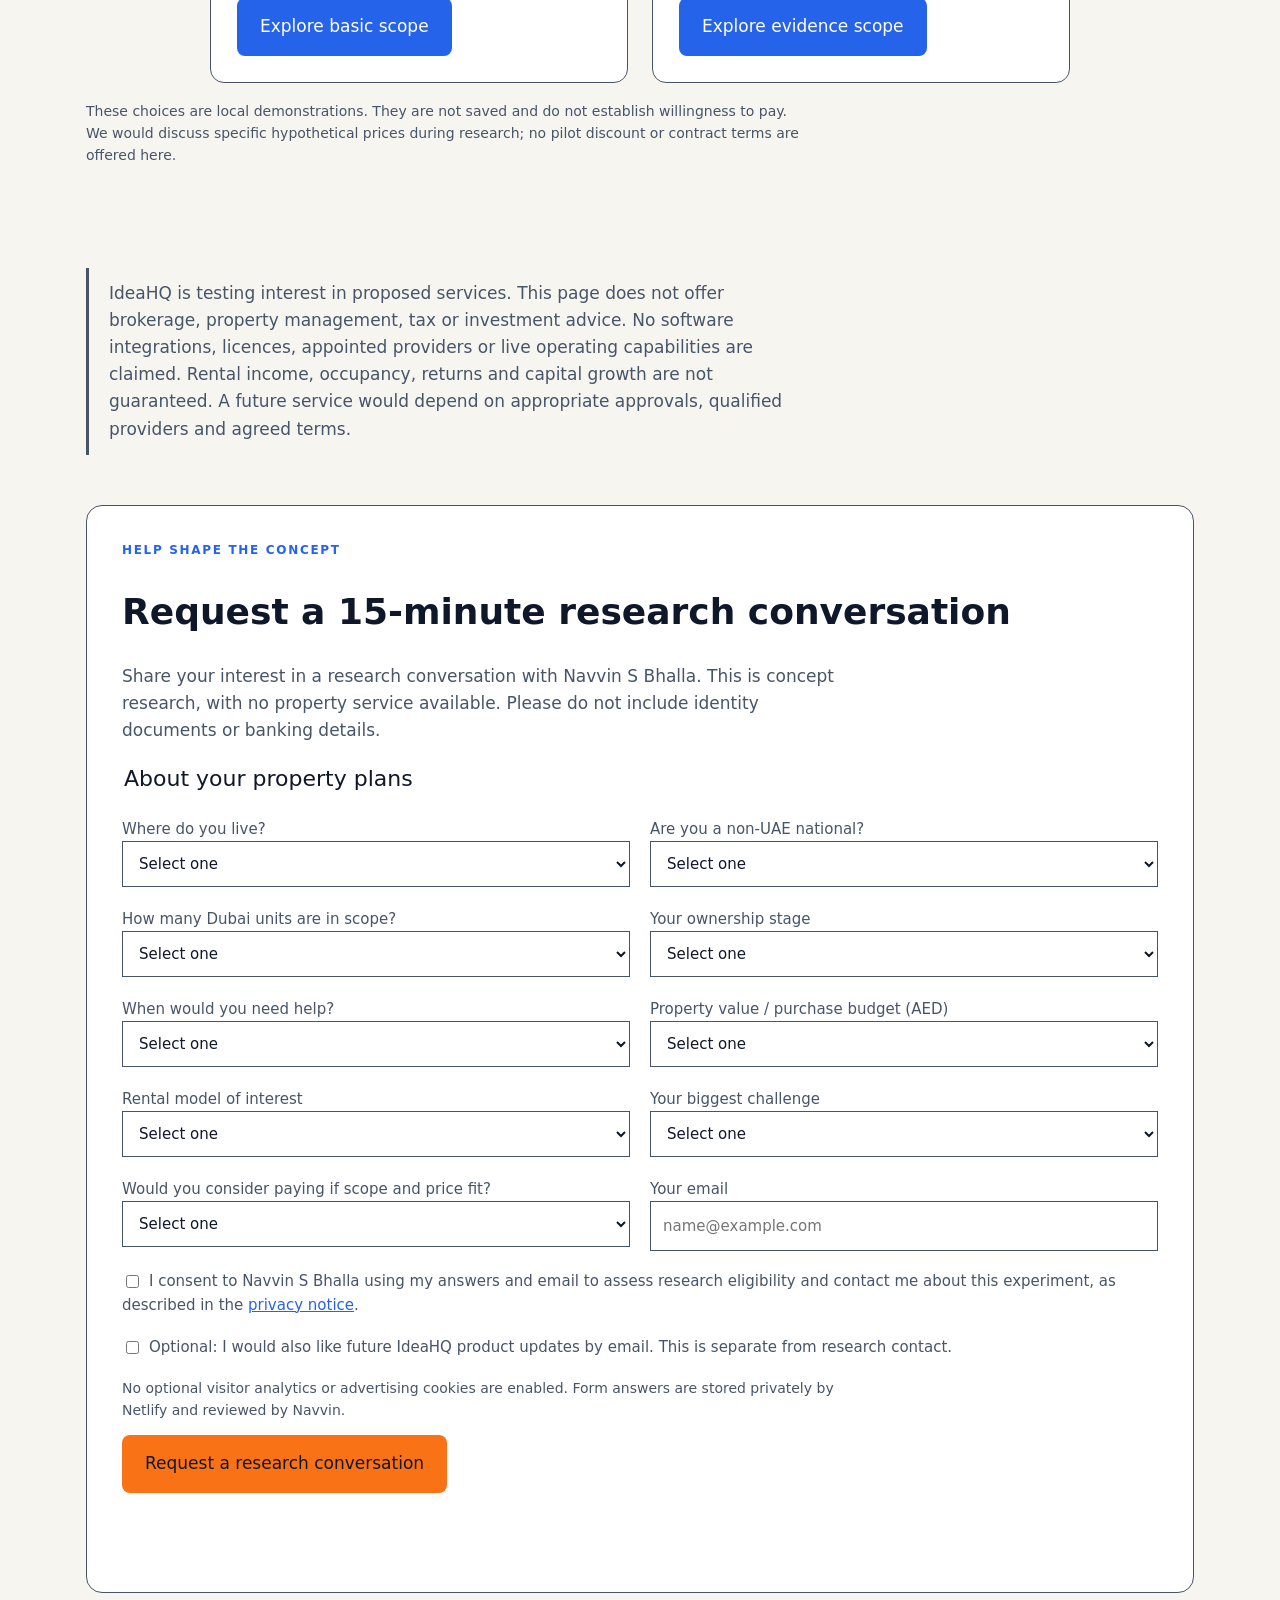
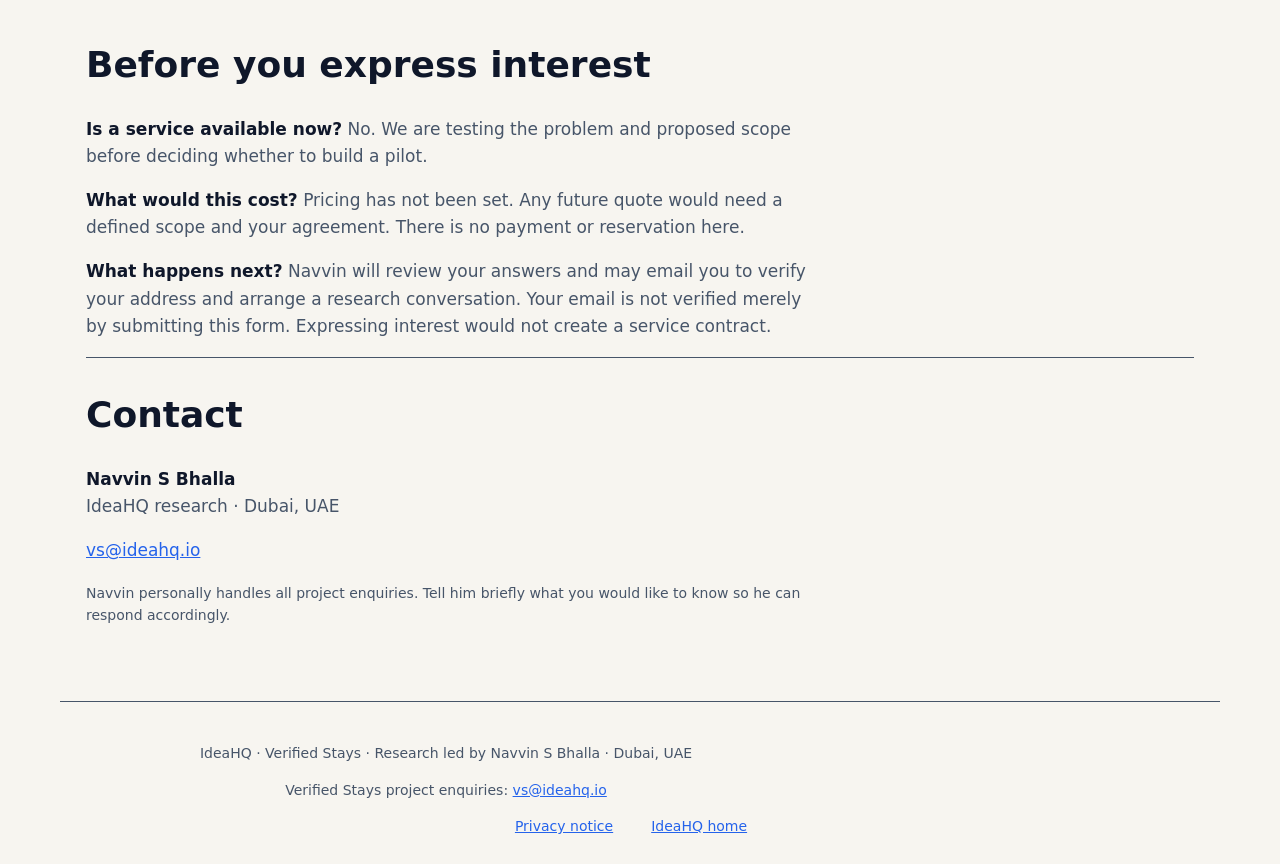
<file: site/verified-stays/index.html>
<!doctype html>
<html lang="en"><head><meta charset="utf-8"><meta name="viewport" content="width=device-width, initial-scale=1"><meta name="robots" content="noindex,nofollow"><title>Verified Stays — research concept for overseas Dubai owners</title><meta name="description" content="Help shape a proposed service for overseas owners of one ready Dubai property: clearer costs, task evidence and spending controls. Research only."><link rel="stylesheet" href="../styles.css"><link rel="stylesheet" href="../verified-stays.css"></head>
<body class="verified" data-variant="trust"><header><a class="brand" href="../index.html">Idea<span class="brand-accent">HQ</span> <span class="brand-sub">/ Verified Stays</span></a><a class="button" href="#interest">Join the research</a></header><main>
<section class="hero"><div class="eyebrow">For overseas owners of one ready Dubai property</div><h1>Your Dubai property.<br>Clearer costs. Evidence behind the work.</h1><p class="intro">Help shape a proposed management service with invoice-linked expenses, task evidence and owner-defined spending controls.</p><div class="cta-group"><a class="button" href="#interest">Request a 15-minute research conversation</a><a class="secondary-link" href="#how">Explore the proposed approach →</a></div><p class="small">Research concept · No service available through this page · No payment or obligation</p></section>
<div class="research-strip">An IdeaHQ research concept led by Navvin S Bhalla, Dubai, UAE. No appointed operator, software integration or operating licence is claimed.</div>
<section class="section" id="how"><div class="eyebrow">What we are exploring</div><h2>Make the work easier to question.</h2><p class="section-intro">Would clearer evidence help you evaluate your manager—and would you pay more for it?</p><div class="proof-grid">
<article class="proof"><span class="number">01 / Expenses</span><h3>A reason behind each deduction</h3><p>Proposed invoice links and agreed charging rules, so you can ask about the underlying expense.</p></article>
<article class="proof"><span class="number">02 / Tasks</span><h3>A trail of work performed</h3><p>Proposed named task owners, dates and completion photos. Evidence would need review; a photo alone does not prove quality.</p></article>
<article class="proof"><span class="number">03 / Approvals</span><h3>Spending boundaries you define</h3><p>Proposed approval thresholds, with emergency exceptions and response times agreed in advance.</p></article>
<article class="proof"><span class="number">04 / Readiness</span><h3>Status with supporting evidence</h3><p>Explore dated readiness checks and outstanding issues. Update frequency and any compliance assessment would depend on qualified providers.</p></article>
</div></section>
<section class="section dashboard-section"><div class="eyebrow">Illustrative dashboard · Not a working service</div><h2>A proposed view of your property.</h2><p class="section-intro">Fictional figures and statuses below demonstrate the idea. They are not actual results, a quote, a forecast or evidence of an existing operation.</p>
<div class="dashboard mockup"><div class="dashboard-head"><div><span class="eyebrow">Example unit · Example month</span><h3>Owner statement</h3></div><span class="ready">Example: guest-ready</span></div>
<table><caption>Illustrative transactions · AED</caption><tbody><tr><th scope="row">Gross booking revenue</th><td>18,400</td></tr><tr><th scope="row">Hypothetical management fee (18%)</th><td>−3,312</td></tr><tr><th scope="row">Example cleaning and linen</th><td>−1,200</td></tr><tr><th scope="row">Example maintenance</th><td>−380</td></tr><tr class="balance"><th scope="row">Illustrative balance after shown deductions</th><td>13,508</td></tr></tbody></table>
<p class="small">Not net profit or net yield. Other costs may apply, including platform fees, service charges, utilities, insurance, applicable taxes and charges, financing and capital costs. Vacancy also affects rental income. The 18% rate is illustrative, not an offered fee.</p>
<div class="approval-box"><div><strong>Example approval request</strong><p>AC repair · AED 650 · Above an illustrative AED 500 owner limit</p></div><span class="demo-control" aria-label="Illustrative approval control, not interactive">Approval control · example only</span></div><p class="small">No action can be approved here. The example expense is pending and is not included in the statement above. Readiness is an example status, not a verified property condition or compliance determination.</p>
</div></section>
<section class="section"><div class="eyebrow">Price research · Not a quote</div><h2>Would evidence justify a premium?</h2><p class="section-intro">Fees, included work, taxes, minimum charges and any service markup have not been set. We want to understand the trade-off before offering a pilot.</p><div class="scope-grid"><article class="scope"><h3>Basic coordination concept</h3><p>Routine coordination and a periodic summary, with actual costs disclosed.</p><button type="button" data-tier="basic">Explore basic scope</button></article><article class="scope"><h3>Evidence and controls concept</h3><p>The same scope plus an invoice trail, dated task evidence and owner-defined approval rules.</p><button type="button" data-tier="audit">Explore evidence scope</button></article></div><p id="tier-result" role="status" aria-live="polite"></p><p class="small">These choices are local demonstrations. They are not saved and do not establish willingness to pay. We would discuss specific hypothetical prices during research; no pilot discount or contract terms are offered here.</p></section>
<p class="notice">IdeaHQ is testing interest in proposed services. This page does not offer brokerage, property management, tax or investment advice. No software integrations, licences, appointed providers or live operating capabilities are claimed. Rental income, occupancy, returns and capital growth are not guaranteed. A future service would depend on appropriate approvals, qualified providers and agreed terms.</p>
<section class="formwrap" id="interest"><div class="eyebrow">Help shape the concept</div><h2>Request a 15-minute research conversation</h2><p>Share your interest in a research conversation with Navvin S Bhalla. This is concept research, with no property service available. Please do not include identity documents or banking details.</p><form name="ihq-trust" method="POST" action="/thank-you" data-netlify="true" netlify-honeypot="bot-field"><input type="hidden" name="form-name" value="ihq-trust"><input type="hidden" name="experiment_id" value="VS-001-T"><input type="hidden" name="variant" value="trust"><input type="hidden" name="subject" value="[VS-001 | Verified Stays] Research enquiry — %{formName}"><input type="hidden" name="notice_version" value="2026-10-18-v2"><input type="hidden" name="source_code" value="direct"><p hidden><label>Leave empty<input name="bot-field" tabindex="-1" autocomplete="off"></label></p><fieldset><legend>About your property plans</legend><div class="grid"><label>Where do you live?<select name="residence" required><option value="">Select one</option><option>Outside the UAE</option><option>In the UAE</option></select></label><label>Are you a non-UAE national?<select name="citizenship" required><option value="">Select one</option><option>Yes</option><option>No</option><option>Prefer not to say</option></select></label><label>How many Dubai units are in scope?<select name="units" required><option value="">Select one</option><option>One ready unit</option><option>More than one unit</option><option>Off-plan only</option><option>Still exploring</option></select></label><label>Your ownership stage<select name="stage" required><option value="">Select one</option><option>Already own a ready unit</option><option>Buying a ready unit</option><option>Exploring a ready purchase</option></select></label><label>When would you need help?<select name="timeline" required><option value="">Select one</option><option>Within 3 months</option><option>3–6 months</option><option>More than 6 months</option><option>Unsure</option></select></label><label>Property value / purchase budget (AED)<select name="budget" required><option value="">Select one</option><option>Below 750,000</option><option>750,000–1,499,999</option><option>1,500,000–2,999,999</option><option>3,000,000 or more</option><option>Prefer not to say</option></select></label><label>Rental model of interest<select name="model" required><option value="">Select one</option><option>Long-term rental</option><option>Holiday home / short stay</option><option>Compare both</option><option>Unsure</option></select></label><label>Your biggest challenge<select name="pain" required><option value="">Select one</option><option>Understanding true costs</option><option>Managing from abroad</option><option>Assessing net rental income</option><option>Something else</option></select></label><label>Would you consider paying if scope and price fit?<select name="price" required><option value="">Select one</option><option>Yes, discuss scope and price</option><option>Maybe, need more detail</option><option>No, only interested in free information</option></select></label><div class="detail-field" id="detail-field"><label for="request-details">What would you like more detail about?</label><p class="small" id="details-help">A short note will help Navvin tailor his reply (up to 500 characters). Please avoid property addresses, identity documents or bank details.</p><textarea id="request-details" name="request_details" rows="3" maxlength="500" aria-describedby="details-help" placeholder="For example: how spending approvals would work, or which costs a report would include."></textarea></div><label>Your email<input name="email" type="email" autocomplete="off" required maxlength="254" placeholder="name@example.com"></label></div></fieldset><label class="check"><input type="checkbox" required name="research_consent">I consent to Navvin S Bhalla using my answers and email to assess research eligibility and contact me about this experiment, as described in the <a href="../privacy.html">privacy notice</a>.</label><label class="check"><input type="checkbox" name="updates">Optional: I would also like future IdeaHQ product updates by email. This is separate from research contact.</label><p class="small">No optional visitor analytics or advertising cookies are enabled. Form answers are stored privately by Netlify and reviewed by Navvin.</p><button type="submit">Request a research conversation</button><p id="result" role="status" aria-live="polite"></p></form></section><section><h2>Before you express interest</h2><p><strong>Is a service available now?</strong> No. We are testing the problem and proposed scope before deciding whether to build a pilot.</p><p><strong>What would this cost?</strong> Pricing has not been set. Any future quote would need a defined scope and your agreement. There is no payment or reservation here.</p><p><strong>What happens next?</strong> Navvin will review your answers and may email you to verify your address and arrange a research conversation. Your email is not verified merely by submitting this form. Expressing interest would not create a service contract.</p></section>
<section class="contact-info" id="contact"><h2>Contact</h2><p><strong>Navvin S Bhalla</strong><br>IdeaHQ research · Dubai, UAE</p><p><a href="mailto:vs@ideahq.io?subject=%5BVS-001%20%7C%20Verified%20Stays%5D%20Enquiry">vs@ideahq.io</a></p><p class="small">Navvin personally handles all project enquiries. Tell him briefly what you would like to know so he can respond accordingly.</p></section></main><footer><p>IdeaHQ · Verified Stays · Research led by Navvin S Bhalla · Dubai, UAE</p><p>Verified Stays project enquiries: <a href="mailto:vs@ideahq.io?subject=%5BVS-001%20%7C%20Verified%20Stays%5D%20Enquiry">vs@ideahq.io</a></p><nav><a href="../privacy.html">Privacy notice</a><a href="../index.html">IdeaHQ home</a></nav></footer><script src="../app.js"></script><script src="../trust.js"></script></body></html>
</file>
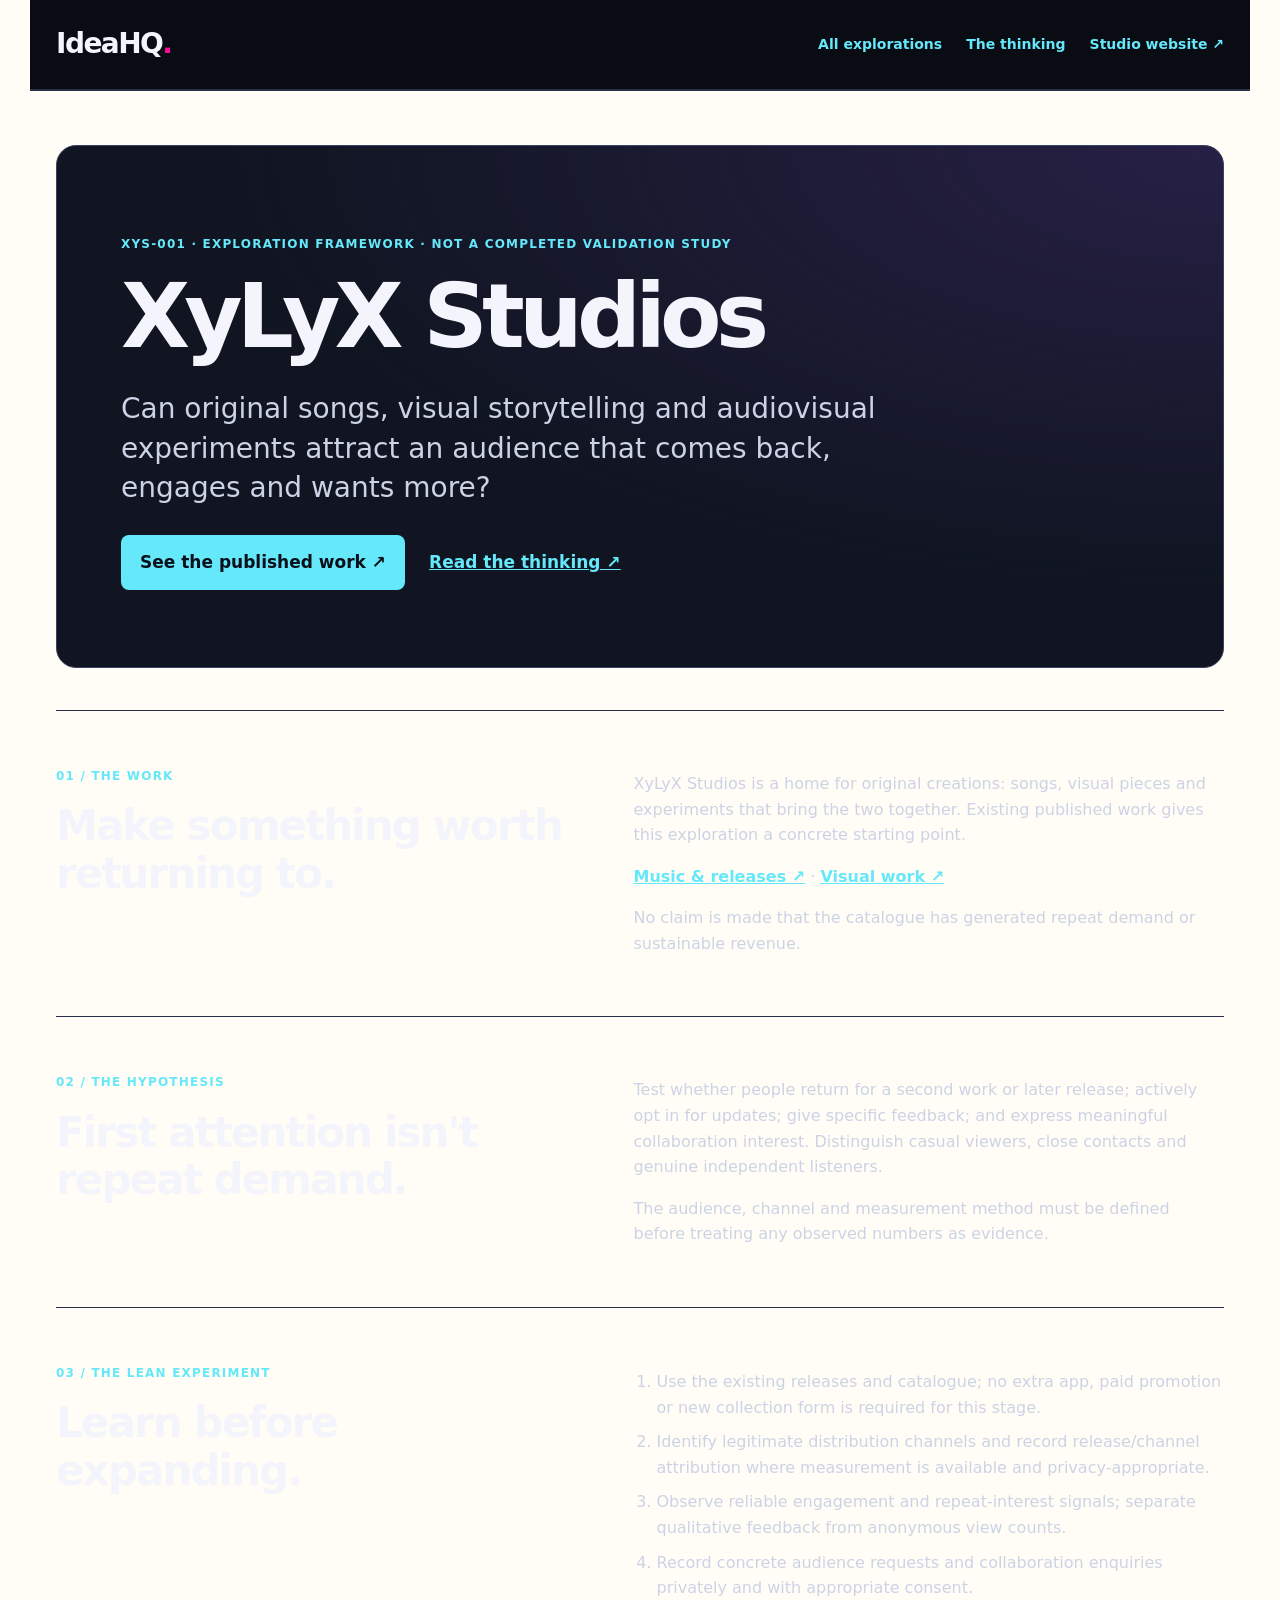
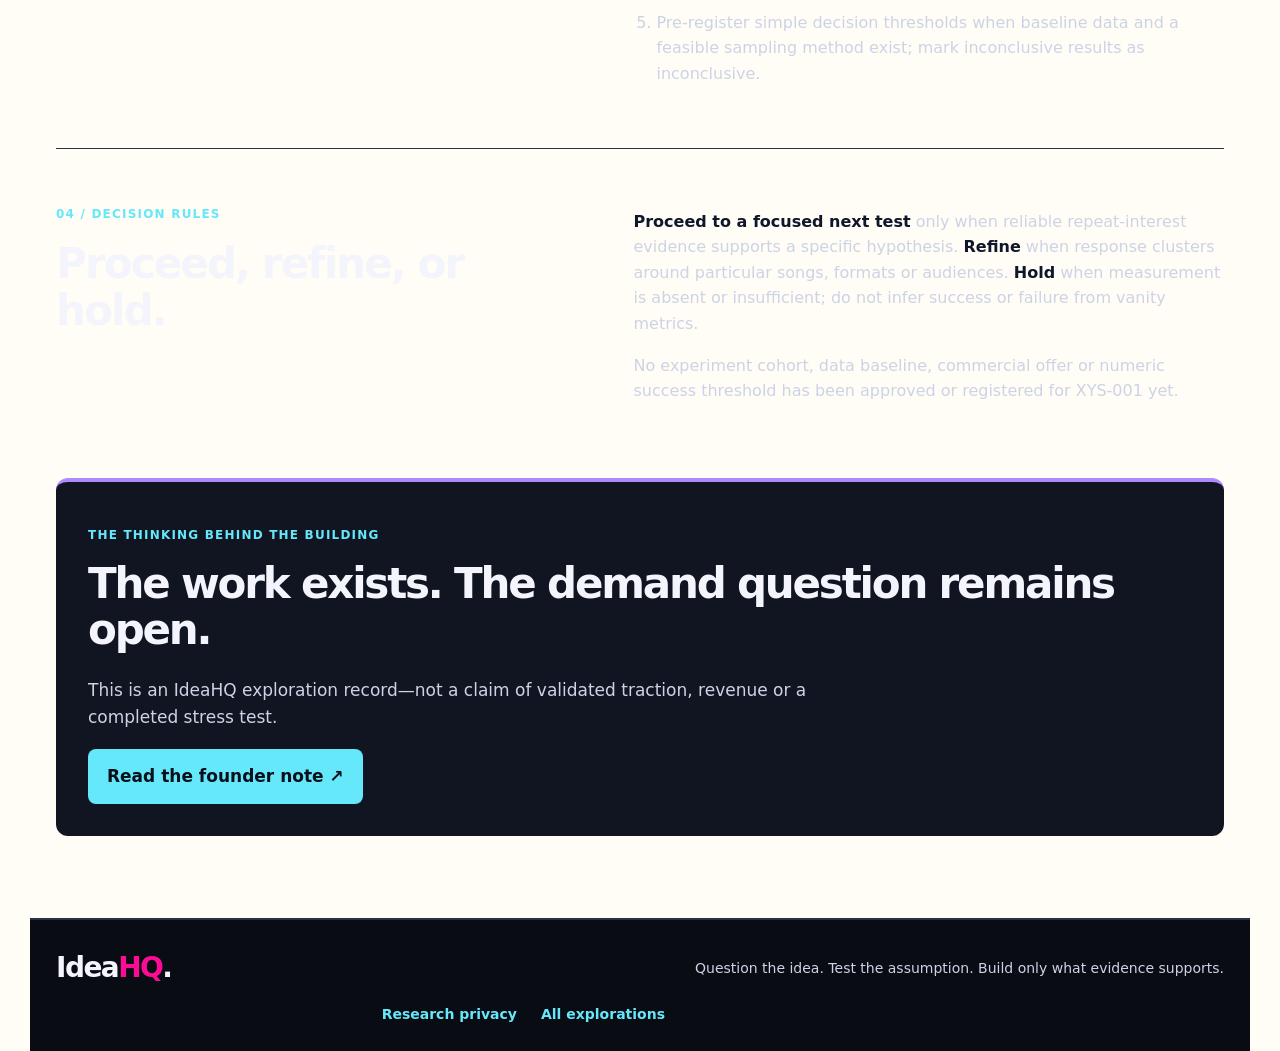
<file: site/xylyx-studios/index.html>
<!doctype html>
<html lang="en"><head><meta charset="utf-8"><meta name="viewport" content="width=device-width,initial-scale=1"><meta name="robots" content="noindex,nofollow"><title>XYS-001 — XyLyX Studios audience exploration | IdeaHQ</title><meta name="description" content="IdeaHQ's audience-validation exploration for original music, visual work and audiovisual experimentation from XyLyX Studios."><link rel="stylesheet" href="../styles.css"><link rel="stylesheet" href="../home.css"><link rel="stylesheet" href="../idea-brand.css"><link rel="stylesheet" href="exploration.css"></head>
<body class="home studio-exploration"><header><a class="brand" href="../">Idea<span>HQ</span><span class="wordmark-dot">.</span></a><nav aria-label="Main navigation"><a href="../#exploring">All explorations</a><a href="../notes/#xylyx-studios-exploration">The thinking</a><a href="https://xylyxstudios.com/" rel="noopener noreferrer">Studio website ↗</a></nav></header>
<main id="main"><div class="studio-shell"><p class="studio-kicker">XYS-001 · Exploration framework · Not a completed validation study</p><h1>XyLyX Studios</h1><p class="studio-lead">Can original songs, visual storytelling and audiovisual experiments attract an audience that comes back, engages and wants more?</p><div class="studio-actions"><a class="studio-button" href="https://xylyxstudios.com/" rel="noopener noreferrer">See the published work ↗</a><a href="../notes/#xylyx-studios-exploration">Read the thinking ↗</a></div></div>
<section class="studio-block"><div><p class="studio-kicker">01 / The work</p><h2>Make something worth returning to.</h2></div><div><p>XyLyX Studios is a home for original creations: songs, visual pieces and experiments that bring the two together. Existing published work gives this exploration a concrete starting point.</p><p><a href="https://xylyxstudios.com/works/" rel="noopener noreferrer">Music & releases ↗</a> · <a href="https://xylyxstudios.com/visuals/" rel="noopener noreferrer">Visual work ↗</a></p><p>No claim is made that the catalogue has generated repeat demand or sustainable revenue.</p></div></section>
<section class="studio-block"><div><p class="studio-kicker">02 / The hypothesis</p><h2>First attention isn't repeat demand.</h2></div><div><p>Test whether people return for a second work or later release; actively opt in for updates; give specific feedback; and express meaningful collaboration interest. Distinguish casual viewers, close contacts and genuine independent listeners.</p><p>The audience, channel and measurement method must be defined before treating any observed numbers as evidence.</p></div></section>
<section class="studio-block"><div><p class="studio-kicker">03 / The lean experiment</p><h2>Learn before expanding.</h2></div><div><ol><li>Use the existing releases and catalogue; no extra app, paid promotion or new collection form is required for this stage.</li><li>Identify legitimate distribution channels and record release/channel attribution where measurement is available and privacy-appropriate.</li><li>Observe reliable engagement and repeat-interest signals; separate qualitative feedback from anonymous view counts.</li><li>Record concrete audience requests and collaboration enquiries privately and with appropriate consent.</li><li>Pre-register simple decision thresholds when baseline data and a feasible sampling method exist; mark inconclusive results as inconclusive.</li></ol></div></section>
<section class="studio-block"><div><p class="studio-kicker">04 / Decision rules</p><h2>Proceed, refine, or hold.</h2></div><div><p><strong>Proceed to a focused next test</strong> only when reliable repeat-interest evidence supports a specific hypothesis. <strong>Refine</strong> when response clusters around particular songs, formats or audiences. <strong>Hold</strong> when measurement is absent or insufficient; do not infer success or failure from vanity metrics.</p><p>No experiment cohort, data baseline, commercial offer or numeric success threshold has been approved or registered for XYS-001 yet.</p></div></section>
<section class="studio-end"><p class="studio-kicker">The thinking behind the building</p><h2>The work exists. The demand question remains open.</h2><p>This is an IdeaHQ exploration record—not a claim of validated traction, revenue or a completed stress test.</p><a class="studio-button" href="../notes/#xylyx-studios-exploration">Read the founder note ↗</a></section></main>
<footer><a class="brand" href="../">Idea<span>HQ</span>.</a><p>Question the idea. Test the assumption. Build only what evidence supports.</p><nav aria-label="Footer navigation"><a href="../privacy.html">Research privacy</a><a href="../#exploring">All explorations</a></nav></footer></body></html>
</file>
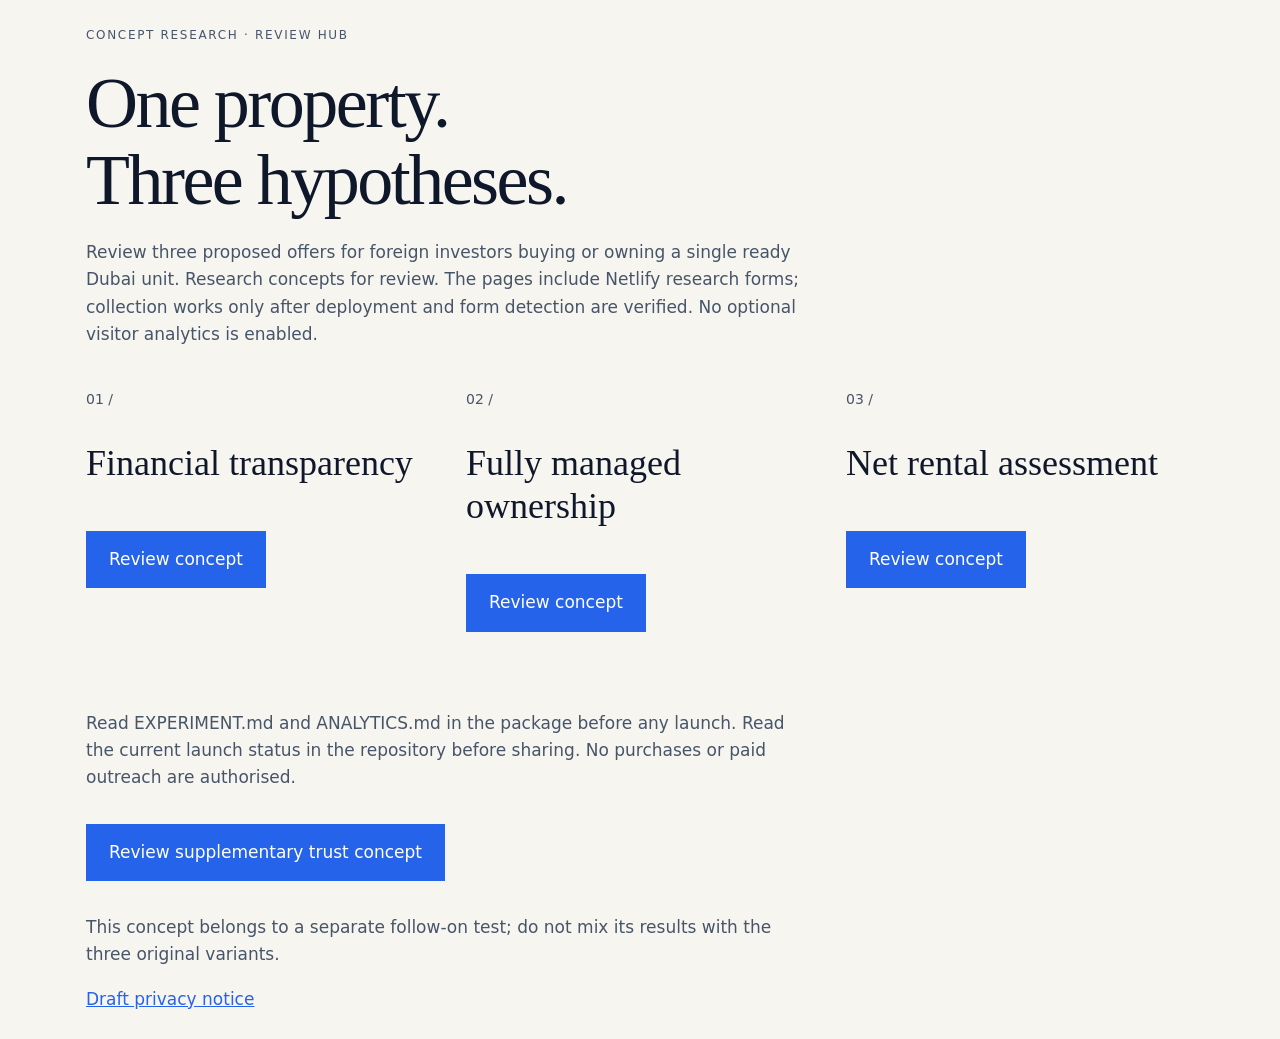
<file: site/experiments.html>
<!doctype html><html lang="en"><meta charset="utf-8"><meta name="viewport" content="width=device-width, initial-scale=1"><meta name="robots" content="noindex,nofollow"><link rel="stylesheet" href="styles.css"><title>IdeaHQ VS-001 draft review</title><main><div class="eyebrow">Concept research · Review hub</div><h1>One property.<br>Three hypotheses.</h1><p>Review three proposed offers for foreign investors buying or owning a single ready Dubai unit. Research concepts for review. The pages include Netlify research forms; collection works only after deployment and form detection are verified. No optional visitor analytics is enabled.</p><div class="steps"><article><span class="number">01 /</span><h2>Financial transparency</h2><a class="button" href="property-finance/index.html">Review concept</a></article><article><span class="number">02 /</span><h2>Fully managed ownership</h2><a class="button" href="property-managed/index.html">Review concept</a></article><article><span class="number">03 /</span><h2>Net rental assessment</h2><a class="button" href="property-yield/index.html">Review concept</a></article></div><p>Read EXPERIMENT.md and ANALYTICS.md in the package before any launch. Read the current launch status in the repository before sharing. No purchases or paid outreach are authorised.</p><p><a class="button" href="verified-stays/index.html">Review supplementary trust concept</a></p><p>This concept belongs to a separate follow-on test; do not mix its results with the three original variants.</p><a href="privacy.html">Draft privacy notice</a></main></html>
</file>
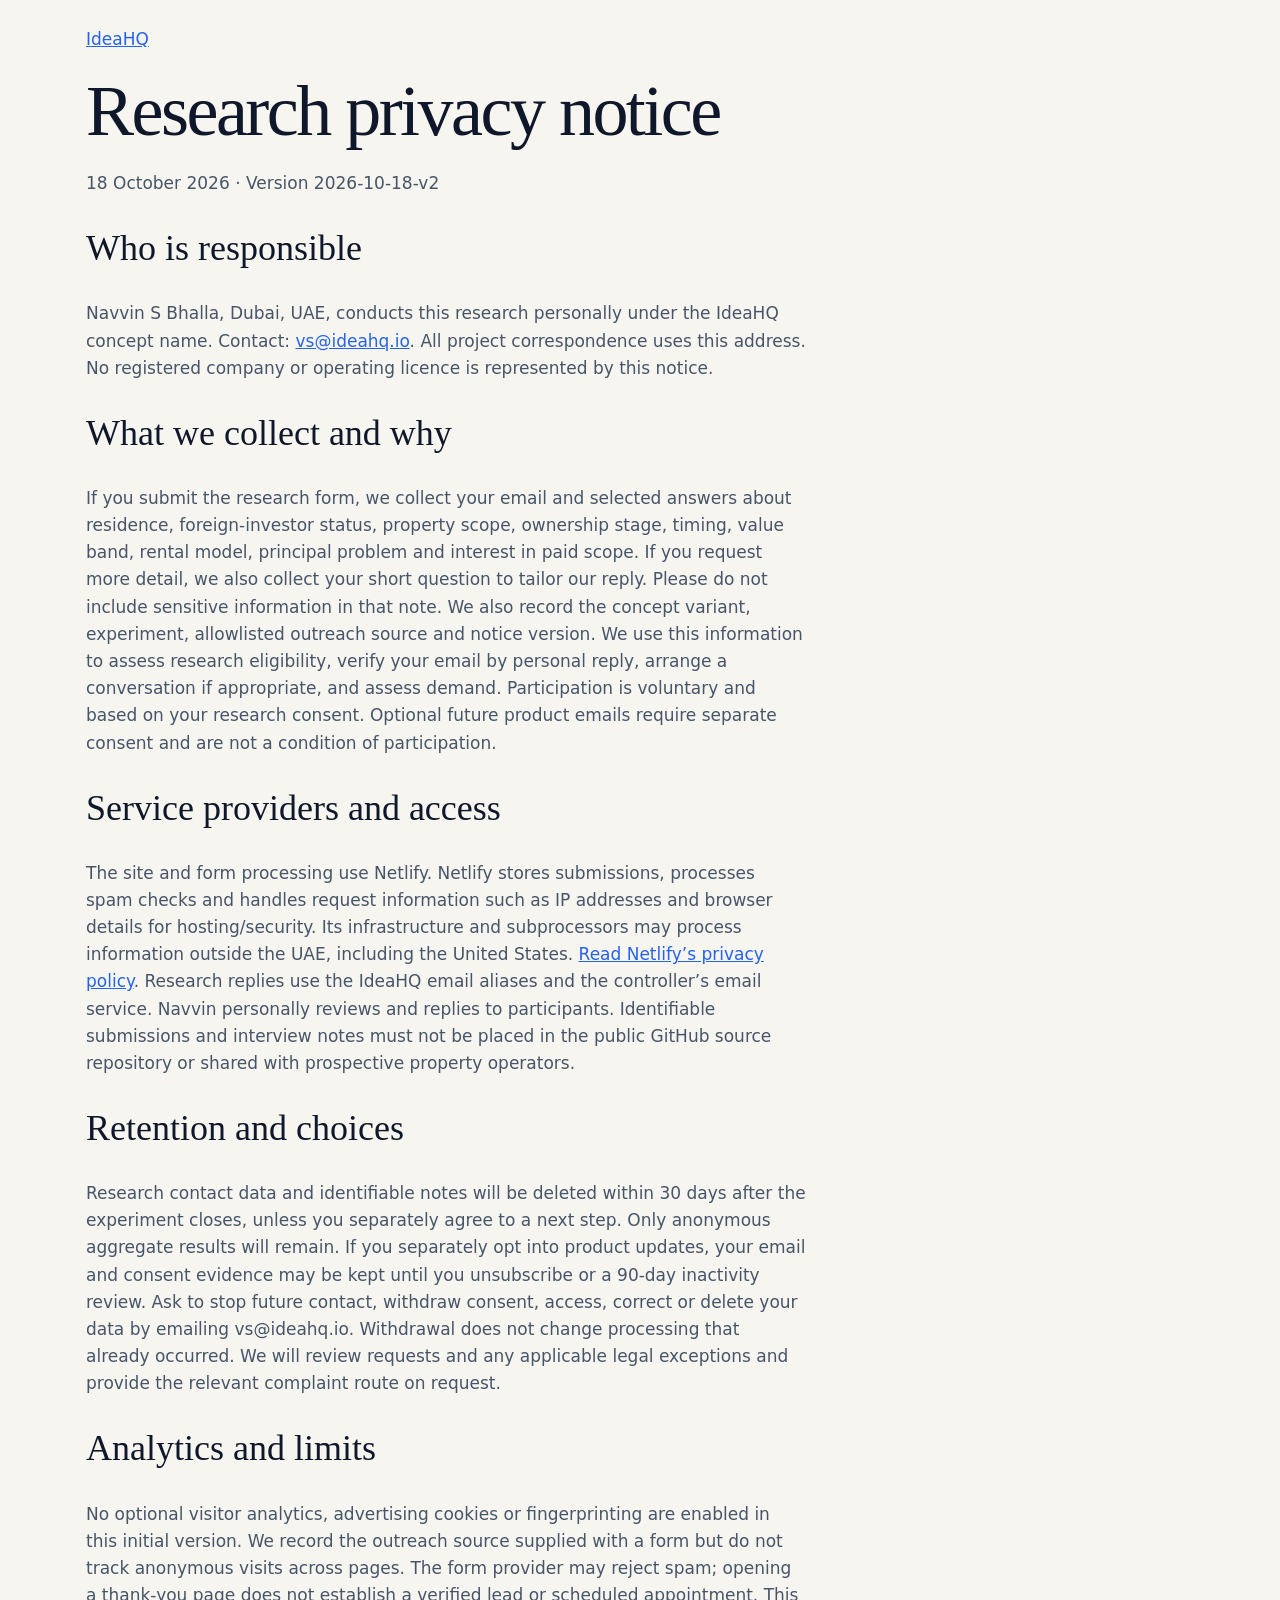
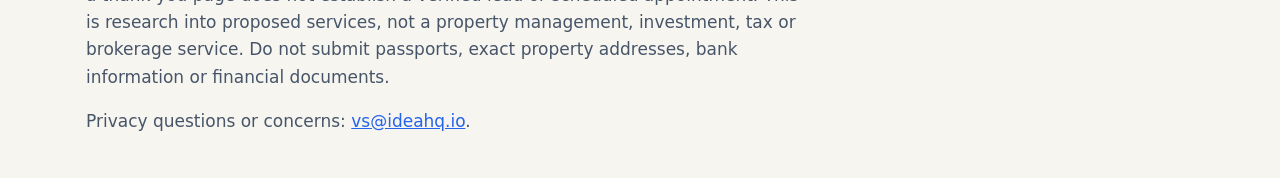
<file: site/privacy.html>
<!doctype html><html lang="en"><meta charset="utf-8"><meta name="viewport" content="width=device-width, initial-scale=1"><meta name="robots" content="noindex,nofollow"><link rel="stylesheet" href="styles.css"><title>Research privacy notice — IdeaHQ</title><main><a href="index.html">IdeaHQ</a><h1>Research privacy notice</h1><p>18 October 2026 · Version 2026-10-18-v2</p><h2>Who is responsible</h2><p>Navvin S Bhalla, Dubai, UAE, conducts this research personally under the IdeaHQ concept name. Contact: <a href="mailto:vs@ideahq.io?subject=%5BVS-001%20%7C%20Verified%20Stays%5D%20Enquiry">vs@ideahq.io</a>. All project correspondence uses this address. No registered company or operating licence is represented by this notice.</p><h2>What we collect and why</h2><p>If you submit the research form, we collect your email and selected answers about residence, foreign-investor status, property scope, ownership stage, timing, value band, rental model, principal problem and interest in paid scope. If you request more detail, we also collect your short question to tailor our reply. Please do not include sensitive information in that note. We also record the concept variant, experiment, allowlisted outreach source and notice version. We use this information to assess research eligibility, verify your email by personal reply, arrange a conversation if appropriate, and assess demand. Participation is voluntary and based on your research consent. Optional future product emails require separate consent and are not a condition of participation.</p><h2>Service providers and access</h2><p>The site and form processing use Netlify. Netlify stores submissions, processes spam checks and handles request information such as IP addresses and browser details for hosting/security. Its infrastructure and subprocessors may process information outside the UAE, including the United States. <a href="https://www.netlify.com/privacy/">Read Netlify’s privacy policy</a>. Research replies use the IdeaHQ email aliases and the controller’s email service. Navvin personally reviews and replies to participants. Identifiable submissions and interview notes must not be placed in the public GitHub source repository or shared with prospective property operators.</p><h2>Retention and choices</h2><p>Research contact data and identifiable notes will be deleted within 30 days after the experiment closes, unless you separately agree to a next step. Only anonymous aggregate results will remain. If you separately opt into product updates, your email and consent evidence may be kept until you unsubscribe or a 90-day inactivity review. Ask to stop future contact, withdraw consent, access, correct or delete your data by emailing vs@ideahq.io. Withdrawal does not change processing that already occurred. We will review requests and any applicable legal exceptions and provide the relevant complaint route on request.</p><h2>Analytics and limits</h2><p>No optional visitor analytics, advertising cookies or fingerprinting are enabled in this initial version. We record the outreach source supplied with a form but do not track anonymous visits across pages. The form provider may reject spam; opening a thank-you page does not establish a verified lead or scheduled appointment. This is research into proposed services, not a property management, investment, tax or brokerage service. Do not submit passports, exact property addresses, bank information or financial documents.</p><p>Privacy questions or concerns: <a href="mailto:vs@ideahq.io?subject=%5BVS-001%20%7C%20Verified%20Stays%5D%20Enquiry">vs@ideahq.io</a>.</p></main></html>
</file>
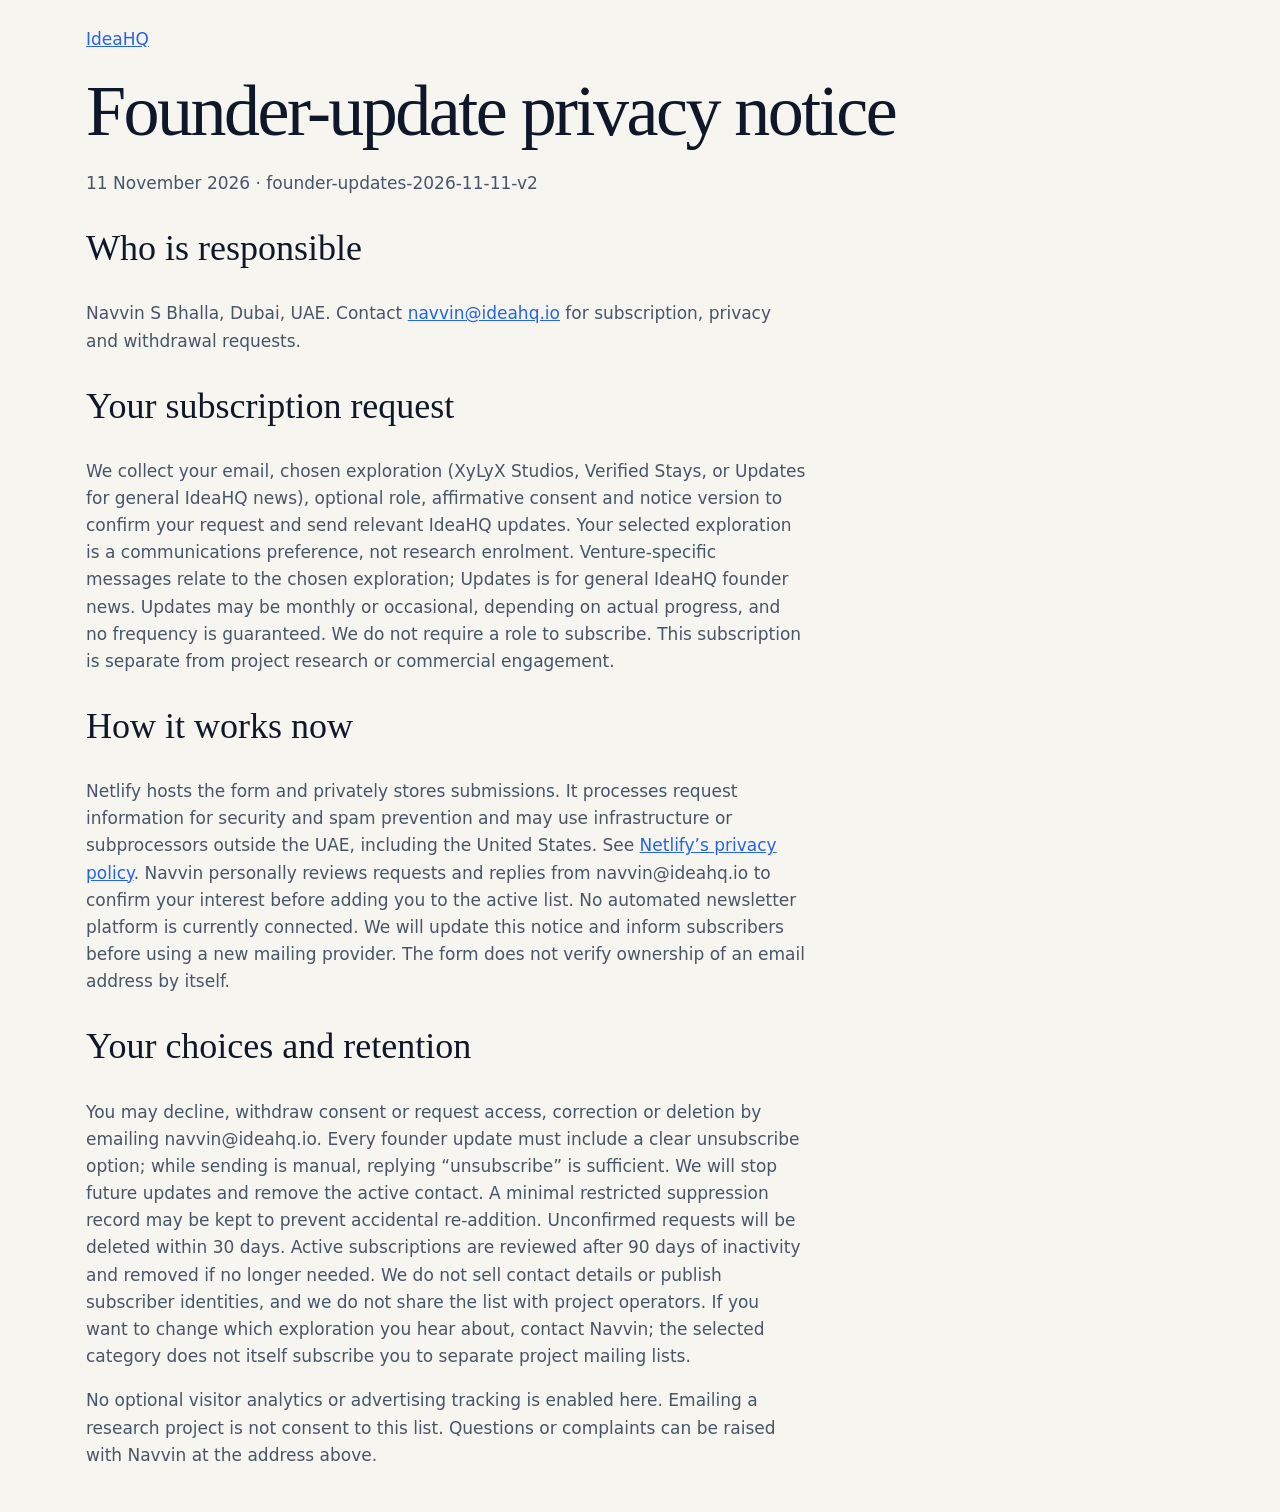
<file: site/updates-privacy.html>
<!doctype html><html lang="en"><head><meta charset="utf-8"><meta name="viewport" content="width=device-width, initial-scale=1"><meta name="robots" content="noindex,nofollow"><title>Founder-update privacy — IdeaHQ</title><link rel="stylesheet" href="styles.css"></head><body><main><a href="/">IdeaHQ</a><h1>Founder-update privacy notice</h1><p>11 November 2026 · founder-updates-2026-11-11-v2</p><h2>Who is responsible</h2><p>Navvin S Bhalla, Dubai, UAE. Contact <a href="mailto:navvin@ideahq.io">navvin@ideahq.io</a> for subscription, privacy and withdrawal requests.</p><h2>Your subscription request</h2><p>We collect your email, chosen exploration (XyLyX Studios, Verified Stays, or Updates for general IdeaHQ news), optional role, affirmative consent and notice version to confirm your request and send relevant IdeaHQ updates. Your selected exploration is a communications preference, not research enrolment. Venture-specific messages relate to the chosen exploration; Updates is for general IdeaHQ founder news. Updates may be monthly or occasional, depending on actual progress, and no frequency is guaranteed. We do not require a role to subscribe. This subscription is separate from project research or commercial engagement.</p><h2>How it works now</h2><p>Netlify hosts the form and privately stores submissions. It processes request information for security and spam prevention and may use infrastructure or subprocessors outside the UAE, including the United States. See <a href="https://www.netlify.com/privacy/">Netlify’s privacy policy</a>. Navvin personally reviews requests and replies from navvin@ideahq.io to confirm your interest before adding you to the active list. No automated newsletter platform is currently connected. We will update this notice and inform subscribers before using a new mailing provider. The form does not verify ownership of an email address by itself.</p><h2>Your choices and retention</h2><p>You may decline, withdraw consent or request access, correction or deletion by emailing navvin@ideahq.io. Every founder update must include a clear unsubscribe option; while sending is manual, replying “unsubscribe” is sufficient. We will stop future updates and remove the active contact. A minimal restricted suppression record may be kept to prevent accidental re-addition. Unconfirmed requests will be deleted within 30 days. Active subscriptions are reviewed after 90 days of inactivity and removed if no longer needed. We do not sell contact details or publish subscriber identities, and we do not share the list with project operators. If you want to change which exploration you hear about, contact Navvin; the selected category does not itself subscribe you to separate project mailing lists.</p><p>No optional visitor analytics or advertising tracking is enabled here. Emailing a research project is not consent to this list. Questions or complaints can be raised with Navvin at the address above.</p></main></body></html>
</file>
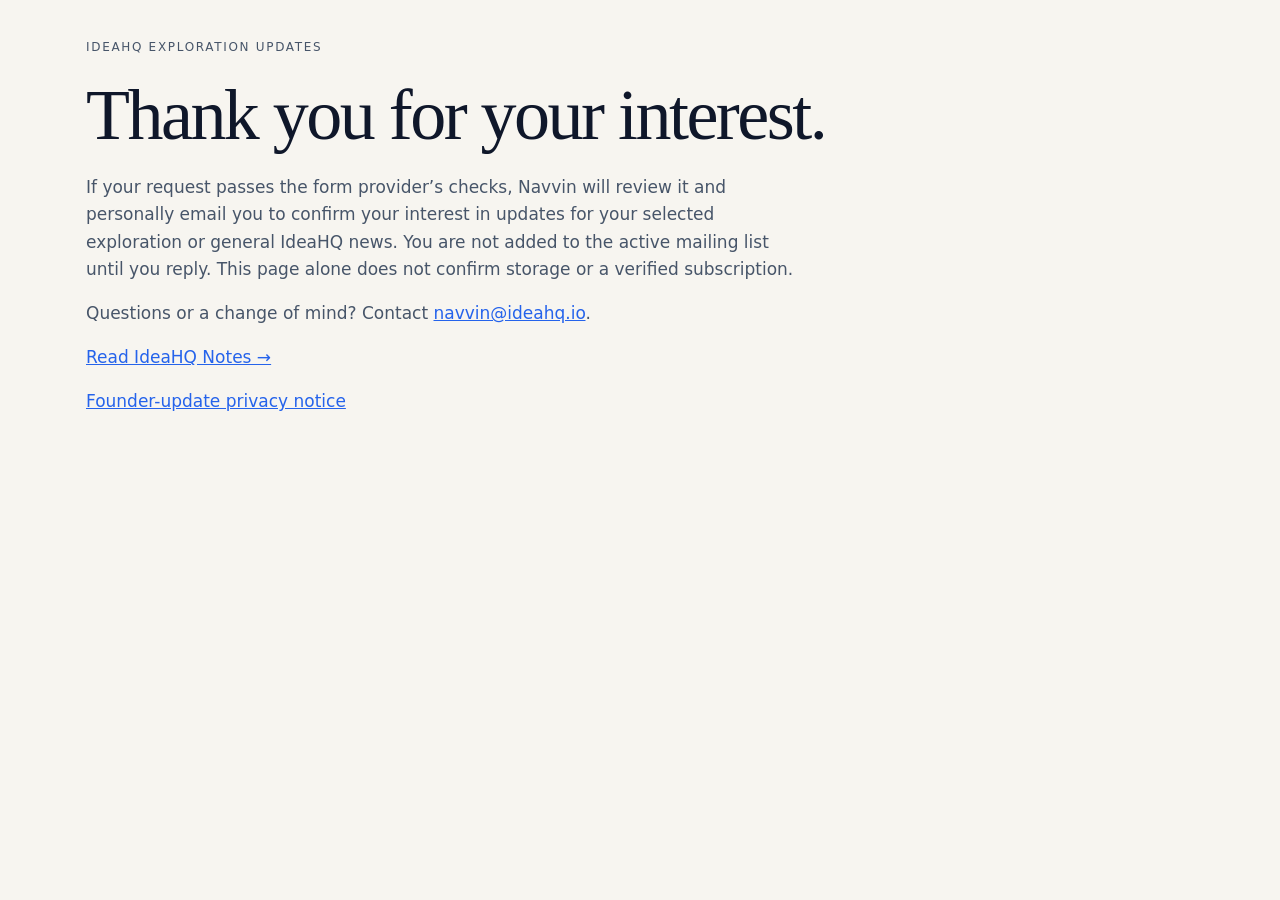
<file: site/updates-thanks.html>
<!doctype html><html lang="en"><head><meta charset="utf-8"><meta name="viewport" content="width=device-width, initial-scale=1"><meta name="robots" content="noindex,nofollow"><title>Exploration updates request — IdeaHQ</title><link rel="stylesheet" href="styles.css"></head><body><main><p class="eyebrow">IdeaHQ exploration updates</p><h1>Thank you for your interest.</h1><p>If your request passes the form provider’s checks, Navvin will review it and personally email you to confirm your interest in updates for your selected exploration or general IdeaHQ news. You are not added to the active mailing list until you reply. This page alone does not confirm storage or a verified subscription.</p><p>Questions or a change of mind? Contact <a href="mailto:navvin@ideahq.io?subject=IdeaHQ%20Founder%20Updates">navvin@ideahq.io</a>.</p><p><a href="/notes/">Read IdeaHQ Notes →</a></p><a href="/updates-privacy.html">Founder-update privacy notice</a></main></body></html>
</file>
<file: site/styles.css>
*{box-sizing:border-box}html{scroll-behavior:smooth}body{margin:0;background:#F7F5F0;color:#0F172A;font:17px/1.6 system-ui,sans-serif}a{color:#2563EB}header,main,footer{max-width:1160px;margin:auto;padding:26px}header{display:flex;justify-content:space-between;align-items:center;border-bottom:1px solid #475569}.brand{color:#0F172A;font-weight:800;font-size:24px;text-decoration:none}.badge,.eyebrow{font-size:12px;letter-spacing:.14em;text-transform:uppercase}.badge{background:#F7F5F0;padding:8px 12px}.hero{display:grid;grid-template-columns:1.4fr 1fr;gap:65px;padding:65px 0}h1{font:clamp(40px,5.7vw,72px)/1.07 Georgia,serif;letter-spacing:-.035em;margin:20px 0}h2{font:36px/1.2 Georgia,serif}h3{margin-bottom:8px}p{max-width:720px}.intro{font-size:20px}.button,button{display:inline-block;border:0;background:#2563EB;color:white;padding:15px 23px;text-decoration:none;font:inherit;cursor:pointer}.button{margin:16px 0}.small{font-size:14px}.panel{background:#F7F5F0;padding:30px;align-self:center;border-top:5px solid #475569}.panel ul{padding-left:22px}.steps{display:grid;grid-template-columns:repeat(3,1fr);gap:32px;padding:20px 0 45px}.number{color:#475569;font-size:14px}.notice{border-left:3px solid #475569;padding:12px 20px;background:#F7F5F0}.formwrap{background:white;padding:35px;margin:25px 0}.grid{display:grid;grid-template-columns:1fr 1fr;gap:20px}label{display:block;font-size:15px}input,select{width:100%;padding:12px;border:1px solid #475569;font:inherit;background:white;color:#0F172A}input[type=checkbox]{width:auto;margin-right:10px}.check{margin:18px 0}.check input{vertical-align:middle}fieldset{border:0;padding:0;margin:0}legend{font-size:22px;margin-bottom:20px}footer{border-top:1px solid #475569;font-size:14px}nav a{margin-right:18px}#result{padding:15px 0;font-weight:bold}:focus-visible{outline:3px solid #2563EB;outline-offset:4px}@media(max-width:760px){.hero,.grid,.steps{grid-template-columns:1fr;gap:22px}.hero{padding:35px 0}header{gap:15px;flex-wrap:wrap}.formwrap{padding:22px}h1{font-size:46px}}
/* Orange is reserved exclusively for primary calls to action. Navy text preserves contrast. */
.button[href="#interest"],button[type="submit"]{background:#F97316;color:#0F172A}
p,.small,.eyebrow,label,footer{color:#475569}
h1,h2,h3,legend,strong{color:#0F172A}
/* Green is only available for explicitly labelled mockup ready states. */
.mockup .ready{color:#15803D}

.detail-field{grid-column:1/-1}.detail-field[hidden]{display:none}.detail-field textarea{display:block;width:100%;padding:12px;border:1px solid #475569;border-radius:4px;font:inherit;background:white;color:#0F172A;resize:vertical}.detail-field .small{margin:6px 0 10px}.contact-info{padding:35px 0;border-top:1px solid #475569}.contact-info h2{margin-top:0}
</file>
<file: site/verified-stays.css>
/* Verified Stays presentation; shared forms and three original variants are preserved. */
.verified{--ivory:#F7F5F0;--navy:#0F172A;--slate:#475569;--blue:#2563EB}
.verified header{gap:20px}.verified .brand-accent{color:var(--blue)}.brand-sub{font-size:14px;font-weight:500}
.verified .hero{display:block;text-align:center;padding:74px 0 52px}.verified h1,.verified h2{font-family:system-ui,sans-serif;font-weight:800}.verified h1{font-size:clamp(36px,5.2vw,60px);max-width:940px;margin:22px auto;line-height:1.12}.verified .intro{margin:0 auto 28px;max-width:700px}.verified .eyebrow{color:var(--blue);font-weight:650}.cta-group{display:flex;align-items:center;justify-content:center;gap:24px;flex-wrap:wrap}.secondary-link{font-weight:600}.verified .button,.verified button{border-radius:8px}.research-strip{border-top:1px solid var(--slate);border-bottom:1px solid var(--slate);padding:22px;text-align:center;color:var(--slate);font-size:14px}
.section{padding:70px 0}.section>h2,.section>.eyebrow,.section>.section-intro{text-align:center}.section-intro{margin:14px auto 36px;max-width:720px}.proof-grid{display:grid;grid-template-columns:repeat(4,minmax(0,1fr));gap:20px}.proof,.scope{border:1px solid var(--slate);border-radius:14px;padding:26px;background:white}.proof p,.scope p{font-size:15px}.proof .number{color:var(--blue)}
.dashboard-section{border-top:1px solid var(--slate);border-bottom:1px solid var(--slate)}.dashboard{max-width:780px;margin:auto;padding:30px;border:1px solid var(--slate);border-radius:16px;background:white;box-shadow:0 18px 45px rgb(15 23 42 / 7%)}.dashboard-head{display:flex;align-items:center;justify-content:space-between;gap:20px;flex-wrap:wrap;padding-bottom:16px}.dashboard h3{margin:6px 0}.mockup .ready{color:#15803D;border:1px solid currentColor;background:var(--ivory);border-radius:20px;padding:6px 12px;font-size:13px;font-weight:700}.dashboard table{width:100%;border-collapse:collapse;font-size:15px}.dashboard caption{text-align:left;color:var(--slate);padding:10px 0}.dashboard th,.dashboard td{padding:15px 0;border-bottom:1px solid var(--slate);vertical-align:top}.dashboard th{text-align:left;font-weight:400;color:var(--slate);padding-right:18px}.dashboard td{text-align:right;white-space:nowrap;font-weight:600}.dashboard .balance th,.dashboard .balance td{font-weight:750;color:var(--navy)}.approval-box{padding:18px;border:1px solid var(--slate);border-radius:10px;background:var(--ivory);margin-top:24px}.approval-box p{font-size:14px}.demo-control{display:inline-block;border:1px solid var(--blue);border-radius:7px;color:var(--blue);padding:8px 14px;font-size:13px}.scope-grid{display:grid;grid-template-columns:1fr 1fr;gap:24px;max-width:860px;margin:auto}.verified .formwrap{border:1px solid var(--slate);border-radius:16px;margin:50px 0}.verified #interest{scroll-margin-top:24px}.verified footer nav{display:flex;justify-content:center;gap:20px;flex-wrap:wrap}.verified footer{text-align:center}
@media(max-width:900px){.proof-grid{grid-template-columns:1fr 1fr}}
@media(max-width:600px){.verified header{flex-wrap:wrap}.verified header .button{font-size:14px;padding:10px 14px}.brand-sub{display:block}.verified .hero{padding:45px 0 35px}.section{padding:46px 0}.proof-grid,.scope-grid{grid-template-columns:1fr}.dashboard{padding:20px}.dashboard table{font-size:13px}.cta-group{gap:12px}.verified .formwrap{padding:22px}}
@media(prefers-reduced-motion:reduce){html{scroll-behavior:auto}}
</file>
<file: site/home.css>
/* IdeaHQ home: same palette, orange exclusively for primary actions. */
.home{--ivory:#F7F5F0;--navy:#0F172A;--slate:#475569;--blue:#2563EB}.home header{gap:30px}.home .brand{font-size:28px}.home .brand span:not(.wordmark-dot){color:var(--blue)}.home nav{display:flex;flex-wrap:wrap;gap:24px}.home nav a{margin:0;font-size:14px}.home h1{font:700 clamp(48px,6vw,80px)/1.05 Georgia,serif;letter-spacing:-.045em;margin:20px 0 28px}.home h2{font:500 clamp(30px,3.7vw,43px)/1.2 Georgia,serif;letter-spacing:-.025em;margin:16px 0 24px}.home .eyebrow{color:var(--blue);font-weight:650}.home-hero{display:grid;grid-template-columns:1.4fr 1fr;gap:65px;align-items:center;padding:80px 0 76px}.hero-lead{font-size:23px;line-height:1.45}.hero-actions{display:flex;flex-wrap:wrap;align-items:center;gap:20px;margin-top:30px}.primary-cta{display:inline-block;background:#F97316;color:var(--navy);padding:15px 22px;border-radius:7px;text-decoration:none;font-weight:650;font-size:15px}.text-link{font-size:14px}.thinking-map{padding:28px 18px;text-align:center;border:1px solid var(--slate);border-radius:140px 140px 12px 12px}.map-label{font-size:10px;letter-spacing:.13em;color:var(--slate)}.orbit{position:relative;aspect-ratio:1;max-width:290px;margin:30px auto;border:1px solid var(--blue);border-radius:50%}.orbit-centre{position:absolute;inset:27%;display:grid;place-content:center;border:1px solid var(--slate);border-radius:50%;font:26px/1.1 Georgia,serif}.orbit-word{position:absolute;background:var(--ivory);padding:4px 9px;color:var(--blue);font-size:13px}.orbit-word.top{top:0;left:50%;transform:translate(-50%,-50%)}.orbit-word.bottom{bottom:0;left:50%;transform:translate(-50%,50%)}.orbit-word.left{left:0;top:50%;transform:translate(-50%,-50%)}.orbit-word.right{right:0;top:50%;transform:translate(50%,-50%)}.thinking-map p{font-size:14px}.founder-section{display:grid;grid-template-columns:1fr 1fr;gap:65px;padding:70px 0;border-top:1px solid var(--slate)}.founder-copy p:first-child{margin-top:0}.signature{font:italic 24px Georgia,serif;color:var(--navy);padding-top:20px}.signature span{display:block;font:13px/1.6 system-ui,sans-serif;color:var(--slate);margin-top:10px}.process-section,.exploring-section{padding:65px 0;border-top:1px solid var(--slate)}.section-head{display:flex;justify-content:space-between;align-items:end;gap:35px;margin-bottom:30px}.section-head>p{font-size:14px;max-width:340px}.process-grid{display:grid;grid-template-columns:repeat(4,minmax(0,1fr));gap:28px}.process-grid article{padding-top:24px;border-top:2px solid var(--blue)}.process-grid h3{font-size:18px}.process-grid p{font-size:15px}.step-number{font-size:13px;color:var(--slate)}.venture-feature{display:grid;grid-template-columns:1fr 1fr;border:1px solid var(--slate);border-radius:12px;overflow:hidden}.venture-summary,.venture-detail{padding:35px}.venture-summary{border-right:1px solid var(--slate)}.status-label{font-size:11px;text-transform:uppercase;letter-spacing:.08em;color:var(--blue)}.venture-summary h3{font:36px Georgia,serif;margin:20px 0}.venture-question{font-size:21px;line-height:1.5}.related-links{display:flex;flex-direction:column;gap:10px;font-size:14px}.contact-section{display:grid;grid-template-columns:1.4fr 1fr;gap:75px;padding:65px 0 80px;border-top:1px solid var(--slate)}.contact-details{align-self:center;border-left:2px solid var(--blue);padding-left:30px}.contact-details .small{margin-top:24px}.home footer{display:grid;grid-template-columns:1fr auto;gap:12px 30px;align-items:center}.home footer p{font-size:14px;margin:0}.home footer nav{justify-content:flex-end}.home footer .small{font-size:12px}
@media(max-width:900px){.process-grid{grid-template-columns:1fr 1fr}.home-hero{gap:35px}.orbit{max-width:220px}.thinking-map{padding:24px}.home header{flex-wrap:wrap}.home nav{gap:16px}}
@media(max-width:650px){.home-hero,.founder-section,.venture-feature,.contact-section{grid-template-columns:1fr;gap:28px}.home-hero{padding:40px 0}.home h1{font-size:52px}.thinking-map{max-width:340px;width:100%;justify-self:center}.founder-section,.process-section,.exploring-section,.contact-section{padding:42px 0}.section-head{display:block}.process-grid{gap:20px}.venture-summary{border-right:0;border-bottom:1px solid var(--slate)}.venture-summary,.venture-detail{padding:24px}.home footer{grid-template-columns:1fr}.home footer nav{justify-content:flex-start}.contact-details{padding-left:20px}.hero-lead{font-size:21px}}
@media(prefers-reduced-motion:reduce){html{scroll-behavior:auto}}

.notes-subscribe{display:grid;grid-template-columns:1fr 1fr;gap:55px;padding:60px 0;border-top:1px solid #475569}.notes-subscribe form{padding:28px;border:1px solid #475569;border-radius:12px;background:white}.notes-subscribe form>label{margin-bottom:18px}.notes-subscribe button{border-radius:7px}.note-preview{border-left:2px solid #2563EB;padding:12px 26px}.notes-intro{padding:60px 0 30px}.founder-note{max-width:760px;padding-bottom:55px}.founder-note h3{margin-top:30px}.founder-note p{max-width:760px}@media(max-width:650px){.notes-subscribe{grid-template-columns:1fr;gap:20px;padding:40px 0}}
</file>
<file: site/idea-brand.css>
/* IdeaHQ V2 brand presentation: homepage and founder notes only.
   The VS-001 research routes and forms deliberately keep their original styles. */
:root {
  --idea-yellow: #FDEE00;
  --idea-cobalt: #0F0A87;
  --idea-pink: #FC0C94;
  --idea-ivory: #FFFDF5;
  --idea-ink: #11144A;
  --idea-body: #2D2D46;
  --idea-muted: #545675;
  --idea-hairline: #D8D4E7;
  --idea-focus: #0F0A87;
}
html { scroll-padding-top: 20px; }
body.home {
  background: var(--idea-ivory);
  color: var(--idea-body);
  font-family: Inter, ui-sans-serif, system-ui, -apple-system, "Segoe UI", sans-serif;
  font-size: 17px;
}
.home header,.home main,.home footer { max-width: 1220px; }
.home header {
  background: var(--idea-ivory);
  border-bottom: 2px solid var(--idea-cobalt);
  padding-top: 22px; padding-bottom: 22px;
}
.home .brand, .home .brand span:not(.wordmark-dot) { color: var(--idea-cobalt); font-weight: 850; letter-spacing: -.055em; }
.home .brand .wordmark-dot, .home footer .brand > span:last-child { color: var(--idea-pink); }
.home nav a { color: var(--idea-ink); text-decoration: none; font-weight: 600; }
.home nav a:hover, .home nav a:focus-visible { color: #AC0065; }
.home h1,.home h2,.home h3,.home legend { color: var(--idea-cobalt); }
.home h1,.home h2 { font-family: ui-sans-serif, Inter, system-ui, sans-serif; font-weight: 850; }
.home h1 { letter-spacing: -.07em; line-height: .99; }
.home h2 { letter-spacing: -.052em; line-height: 1.1; }
.home p,.home .small,.home label { color: var(--idea-body); }
.home .eyebrow,.home .section-label { color: var(--idea-cobalt); letter-spacing: .13em; font-weight: 800; }
.home a { color: var(--idea-cobalt); }
.home a:hover { color: #AE0064; }
.home .home-hero {
  position: relative; isolation: isolate;
  background: var(--idea-yellow);
  border: 2px solid var(--idea-cobalt);
  border-radius: 20px;
  padding: clamp(26px,5vw,68px);
  margin: 28px 0 48px;
  gap: clamp(28px,4vw,56px);
  overflow: hidden;
}
.home .home-hero::after {
  content:""; position:absolute; z-index:-1; width:220px;height:220px;
  border: 36px solid var(--idea-pink); border-radius:50%; right:-128px;top:-128px;
}
.home .home-hero .eyebrow { margin-top: 0; }
.home .home-hero h1 { max-width: 700px; font-size: clamp(46px, 6.5vw, 90px); }
.home .home-hero .hero-lead { color: var(--idea-ink); font-weight: 650; }
.home .home-hero p { color: var(--idea-ink); }
.home .primary-cta, .home .notes-subscribe button {
  display:inline-flex; align-items:center; justify-content:center;
  border:2px solid var(--idea-cobalt); border-radius: 9px;
  background: #C70070; color: white;
  font-weight: 800; text-decoration: none;
  padding: 14px 21px;
  box-shadow: 4px 4px 0 var(--idea-cobalt);
  transition: transform .16s ease, box-shadow .16s ease, background .16s ease;
}
.home .primary-cta:hover, .home .notes-subscribe button:hover {
  background:#A80060; color:white; transform:translate(2px,2px);
  box-shadow: 2px 2px 0 var(--idea-cobalt);
}
.home .text-link { color:var(--idea-cobalt); font-weight:800; }
.home .thinking-map {
  background: var(--idea-cobalt); color:white;
  border: 2px solid var(--idea-cobalt); border-radius: 18px;
  box-shadow: 9px 9px 0 var(--idea-pink);
}
.home .thinking-map p,.home .thinking-map .map-label { color:#F9F7FF; }
.home .orbit { border-color: #BEB7FF; }
.home .orbit-centre { background:var(--idea-yellow); border:0; color:var(--idea-cobalt); font-weight:800; }
.home .orbit-word { background:var(--idea-cobalt); color:#FFF; font-weight:700; }
.home .founder-section,.home .process-section,.home .exploring-section,.home .contact-section,.home .notes-subscribe {
  border-top: 1px solid var(--idea-hairline);
}
.home .signature { color:var(--idea-cobalt); }
.home .signature span { color:var(--idea-muted); }
.home .process-grid article { border-top: 5px solid var(--idea-pink); }
.home .step-number,.home .status-label { color:var(--idea-cobalt); font-weight:800; }
.home .venture-feature {
  background:white; border: 2px solid var(--idea-cobalt); border-radius:15px;
  box-shadow: 8px 8px 0 var(--idea-yellow);
}
.home .venture-summary { background:#F5F3FF; border-color: var(--idea-hairline); }
.home .venture-detail { background:white; }
.home .venture-summary h3 { color:var(--idea-cobalt); font-family:ui-sans-serif,system-ui,sans-serif; font-weight:850; }
.home .note-preview { border-color:var(--idea-pink); background:white; padding:22px 26px; }
.home .notes-subscribe form {
  border: 2px solid var(--idea-cobalt); border-radius:14px;
  background:white; box-shadow:6px 6px 0 var(--idea-yellow);
}
.home input,.home select,.home textarea {
  border: 1px solid #77769A; border-radius:6px;
  background:white; color:var(--idea-ink);
}
.home .check { color:var(--idea-body); }
.home .contact-details { border-color:var(--idea-pink); }
.home footer { border-top:2px solid var(--idea-cobalt); }
.home :focus-visible { outline:3px solid var(--idea-pink); outline-offset:4px; }
@media(max-width:900px) {
  .home .home-hero { grid-template-columns:1fr; }
  .home .thinking-map { width:min(100%,390px); justify-self:center; }
}
@media(max-width:650px) {
  .home .home-hero { border-radius:14px; margin:18px 0 26px; padding:26px 18px 34px; }
  .home .home-hero h1 { font-size:clamp(40px,10vw,59px); }
  .home .home-hero::after { width:120px;height:120px;right:-95px;top:-95px; }
  .home .thinking-map { box-shadow:5px 5px 0 var(--idea-pink); }
  .home .venture-feature { box-shadow:5px 5px 0 var(--idea-yellow); }
  .home .notes-subscribe form { padding:22px; }
}
@media(prefers-reduced-motion:reduce) {
  .home *, .home *::before, .home *::after { transition-duration:0.01ms !important; }
}

/* Multiple independent explorations, with no visual implication of validation. */
.home .exploring-section .venture-feature + .venture-feature { margin-top: 28px; }
.home .venture-feature--studios .venture-summary { background:#FFF6FA; }
.home .venture-feature--studios .status-label { color:#A80060; }
.home .venture-feature--studios .venture-detail .related-links a { overflow-wrap:anywhere; }

/* Venture-specific three-panel exploration system.
   Theme tokens are scoped to individual exploration rows, NOT IdeaHQ globally. */
.home .exploration-directory { container-type:inline-size; }
.home .exploration-row {
  --explore-bg:#F7F9FC; --explore-ink:#0F172A; --explore-accent:#2563EB;
  --explore-border:#A8B4C7; --explore-soft:#EAF1FF; --explore-button:#0F172A;
  display:grid; grid-template-columns: minmax(0,1.05fr) minmax(0,1fr) minmax(0,.95fr);
  border:2px solid var(--explore-border); border-radius:16px;
  overflow:hidden; margin:26px 0 36px; background:var(--explore-bg);
  box-shadow:7px 7px 0 var(--idea-yellow);
}
.home .exploration-row--xylyx {
  --explore-bg:#0A0C14; --explore-ink:#F4F5FC; --explore-accent:#64E8FA;
  --explore-border:#52638A; --explore-soft:#101521; --explore-button:#64E8FA;
  box-shadow:7px 7px 0 #AE8AFF;
}
.home .exploration-row--stays {
  --explore-bg:#F7F9FC; --explore-ink:#0F172A; --explore-accent:#1D4ED8;
  --explore-border:#91A3BB; --explore-soft:#EAF1FF; --explore-button:#153E75;
}
.home .exploration-panel {
  padding:clamp(20px,2.35vw,31px); min-width:0;
  background:var(--explore-bg);
}
.home .exploration-panel + .exploration-panel {
  border-left:1px solid var(--explore-border);
}
.home .exploration-panel--test { background:var(--explore-soft); }
.home .exploration-panel--thinking { background:var(--explore-bg); }
.home .exploration-row h3,.home .exploration-row h4,
.home .exploration-row p,.home .exploration-row strong {
  color:var(--explore-ink);
}
.home .exploration-row h3 { font:850 clamp(25px,2.4vw,35px)/1.1 ui-sans-serif,system-ui,sans-serif; letter-spacing:-.045em;margin:14px 0 20px; }
.home .exploration-row h4 { font:800 22px/1.18 ui-sans-serif,system-ui,sans-serif; letter-spacing:-.035em;margin:14px 0 20px; }
.home .exploration-row p { font-size:14.5px; line-height:1.62; margin:0 0 15px; }
.home .exploration-row .exploration-question { font-size:19px; line-height:1.45; font-weight:650; }
.home .exploration-row .exploration-kicker,
.home .exploration-row .exploration-panel-label { font-size:11px; font-weight:850; letter-spacing:.07em; text-transform:uppercase;color:var(--explore-accent); }
.home .exploration-row .exploration-note-meta { font-size:12px; opacity:.8; }
.home .exploration-row a { color:var(--explore-accent); font-size:14px; font-weight:750; }
.home .exploration-row a:hover { text-decoration-thickness:2px; }
.home .exploration-row .exploration-cta {
  display:inline-block; padding:12px 15px; border-radius:7px;
  background:var(--explore-button); color:#fff;
  text-decoration:none; font-weight:800; margin:12px 0 0;
  border:1px solid var(--explore-border);
}
.home .exploration-row--xylyx .exploration-cta { color:#09101B; }
.home .exploration-row .exploration-cta:hover { filter:brightness(.90); }
.home .exploration-row .exploration-links { display:flex; flex-direction:column; align-items:start; gap:11px; margin-top:22px; }
.home .exploration-row .exploration-note-link { display:inline-block; margin-top:6px; }
.home .exploration-row a:focus-visible { outline:3px solid var(--explore-accent); outline-offset:4px; }
@media(max-width:1050px) {
  .home .exploration-row { grid-template-columns:repeat(2,minmax(0,1fr)); }
  .home .exploration-panel--thinking { grid-column:1/-1; border-left:0!important; border-top:1px solid var(--explore-border); }
}
@media(max-width:690px) {
  .home .exploration-row { grid-template-columns:minmax(0,1fr); }
  .home .exploration-panel { grid-column:auto; padding:21px; }
  .home .exploration-panel + .exploration-panel { border-left:0; border-top:1px solid var(--explore-border); }
  .home .exploration-row .exploration-question { font-size:18px; }
}

/* Exploration preference selector, used by both founder-update forms. */
.home .notes-subscribe form label[for="subscriber-exploration"] {
  display:block; margin-bottom:5px; color:var(--idea-ink); font-weight:650;
}
.home .notes-subscribe form select[name="exploration_interest"] {
  display:block; width:100%; margin-top:6px; min-height:48px;
  border:1px solid #77769A; border-radius:6px;
  padding:11px 13px; background:#fff; color:var(--idea-ink);
  font:inherit; cursor:pointer;
}
.home .notes-subscribe form .exploration-select-help {
  font-size:13px; line-height:1.45; margin:5px 0 18px;
  color:var(--idea-muted);
}
.home .notes-subscribe form select[name="exploration_interest"]:focus-visible {
  outline:3px solid var(--idea-pink); outline-offset:3px;
}
</file>
<file: site/xylyx-studios/exploration.css>
/* Dedicated XyLyX Studios exploration; original studio palette, scoped to this page. */
.studio-exploration { background:#0A0C14; color:#F4F5FC; }
.studio-exploration header,.studio-exploration footer { background:#0A0C14; border-color:#283145; }
.studio-exploration .brand,.studio-exploration .brand span:not(.wordmark-dot) { color:#F4F5FC; }
.studio-exploration header a,.studio-exploration footer a { color:#64E8FA; }
.studio-exploration main { max-width:1220px; }
.studio-exploration p,.studio-exploration li,.studio-exploration .small { color:#CCD3E6; }
.studio-exploration h1,.studio-exploration h2,.studio-exploration h3 { color:#F4F5FC; }
.studio-exploration .studio-kicker { color:#64E8FA; font-size:12px; font-weight:800; letter-spacing:.1em; text-transform:uppercase; }
.studio-shell { padding:clamp(35px,6vw,80px) clamp(20px,5vw,70px); background:radial-gradient(ellipse at right top,#272045,transparent 60%),#101521; border:1px solid #374364; border-radius:20px; margin:28px 0 42px; }
.studio-shell h1 { font:850 clamp(46px,7vw,94px)/1 ui-sans-serif,system-ui,sans-serif; letter-spacing:-.065em; margin:18px 0; }
.studio-lead { font-size:clamp(20px,2.7vw,28px); max-width:790px; line-height:1.4; }
.studio-actions { display:flex; gap:24px; align-items:center; flex-wrap:wrap; margin-top:28px; }
.studio-exploration main a { color:#64E8FA; font-weight:750; }
.studio-exploration main .studio-button { display:inline-block; background:#64E8FA; color:#09101B; border-radius:8px; padding:14px 19px; text-decoration:none; }
.studio-exploration main .studio-button:hover { background:#B3F6FF; color:#09101B; }
.studio-block { display:grid; grid-template-columns:1fr 1.15fr; gap:clamp(22px,5vw,65px); padding:44px 0; border-top:1px solid #283145; }
.studio-block h2 { font:800 clamp(26px,3.4vw,42px)/1.13 ui-sans-serif,system-ui,sans-serif; letter-spacing:-.045em; }
.studio-block p,.studio-block li { font-size:16px; max-width:760px; }
.studio-block li+li { margin-top:9px; }
.studio-block ol { padding-left:23px; }
.studio-end { background:#101521; padding:32px; border-top:4px solid #AE8AFF; border-radius:12px; margin:14px 0 56px; }
.studio-end h2 { font-size:clamp(26px,3.5vw,42px); }
.studio-exploration :focus-visible { outline:3px solid #64E8FA; outline-offset:4px; }
@media(max-width:700px){.studio-block{grid-template-columns:1fr;padding:30px 0}.studio-shell{padding:28px 22px}.studio-end{padding:23px}}
</file>
